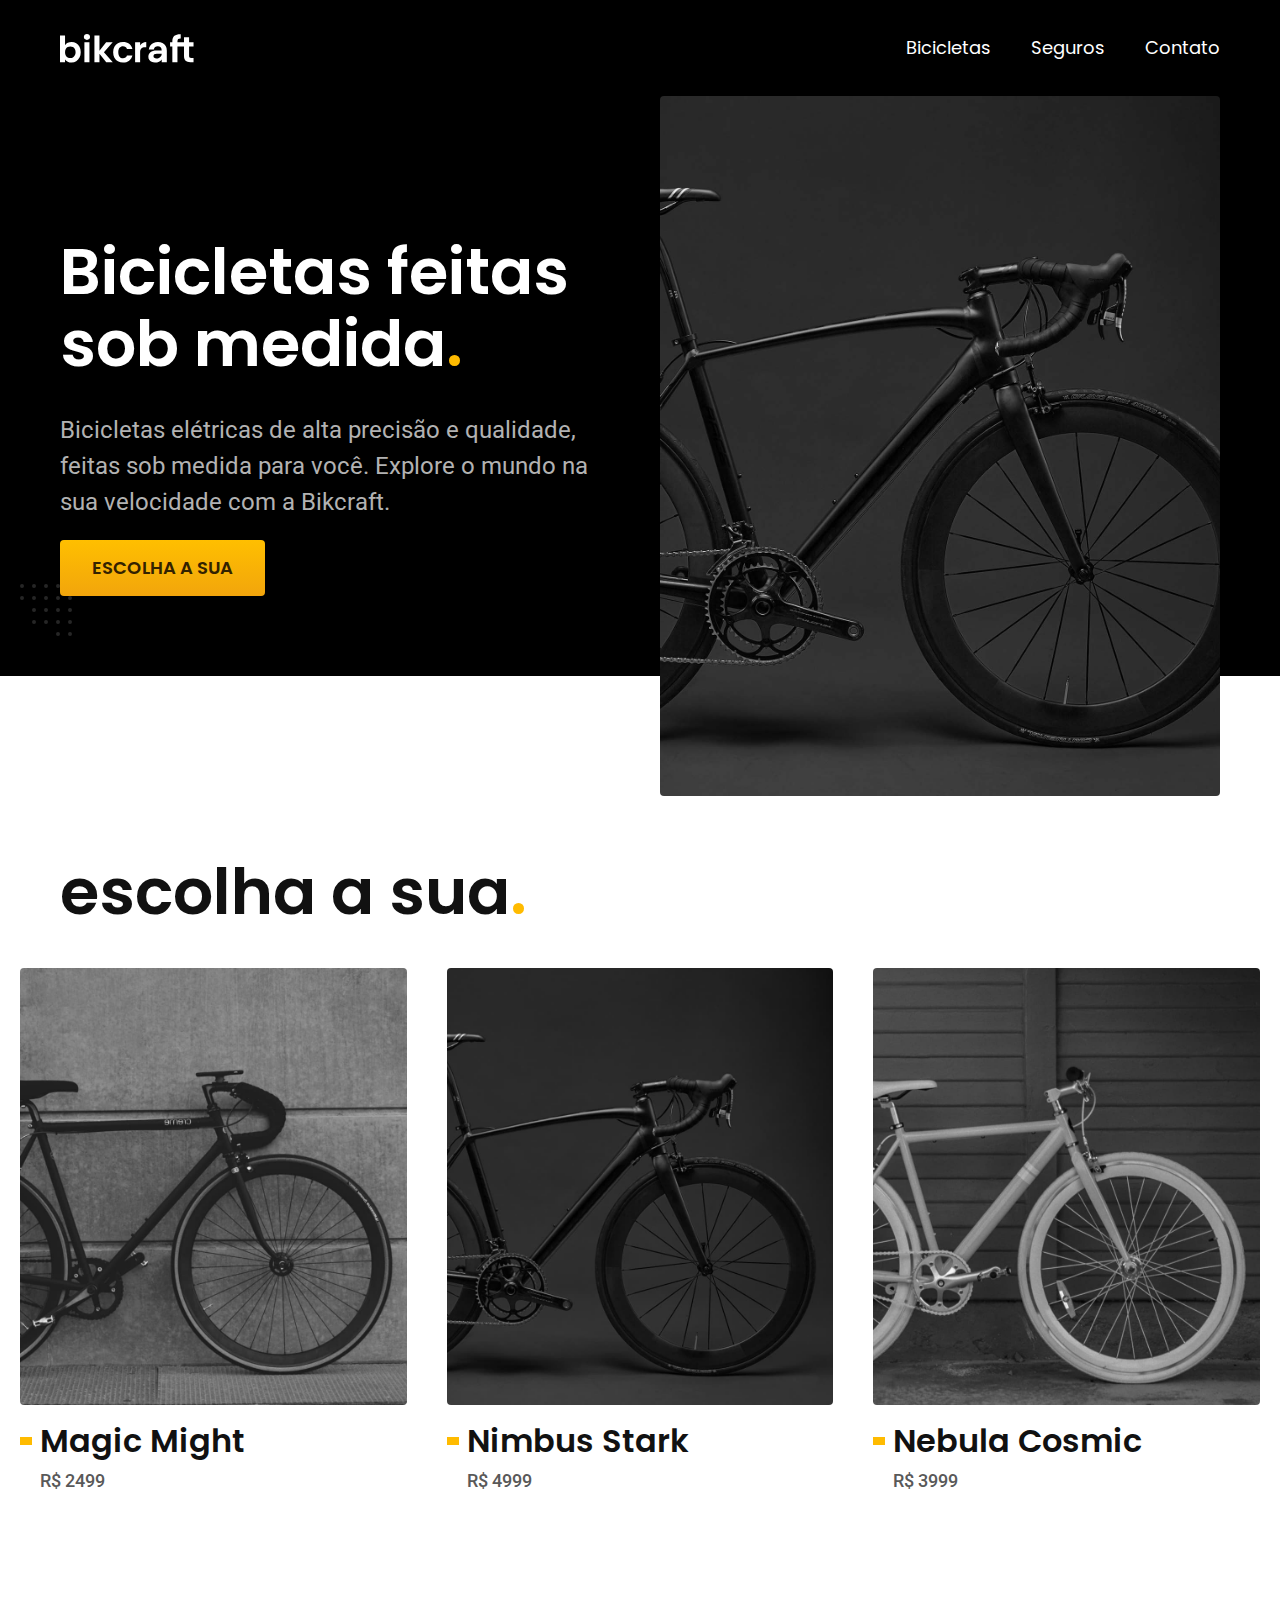
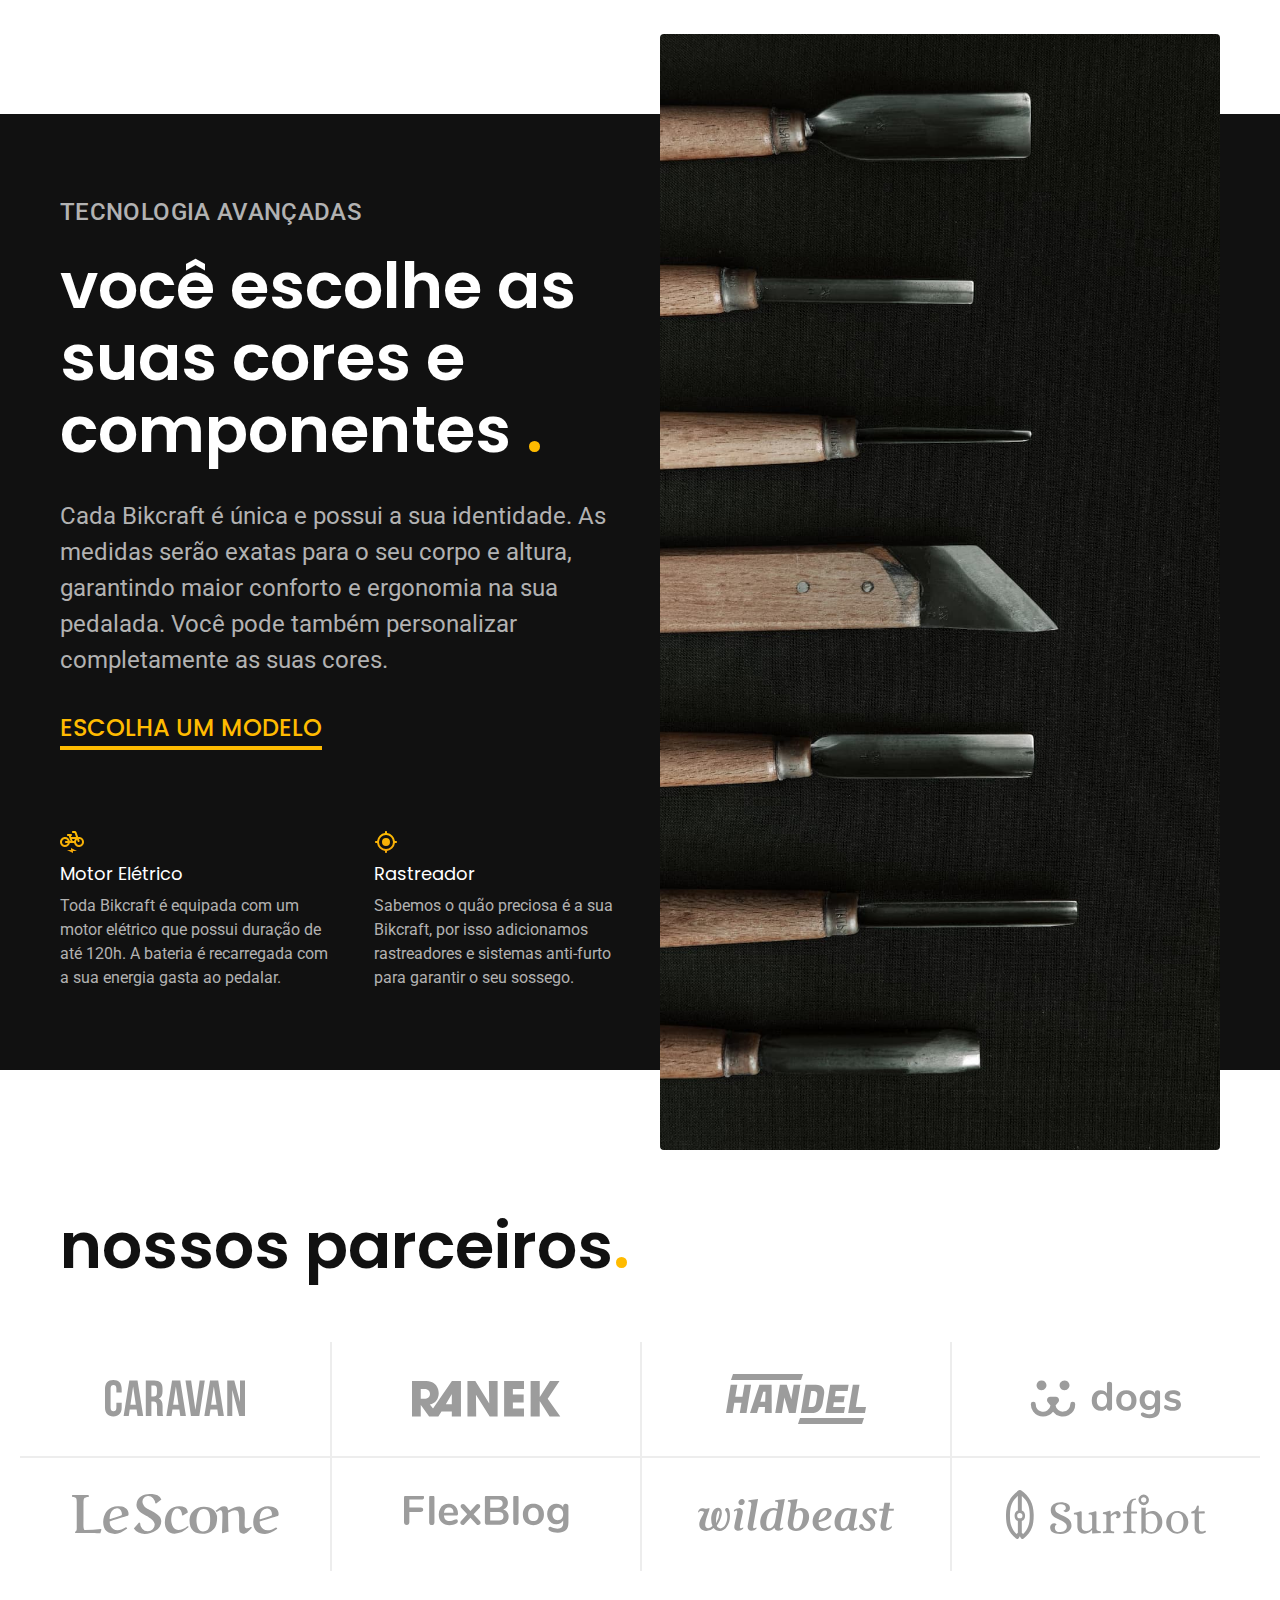
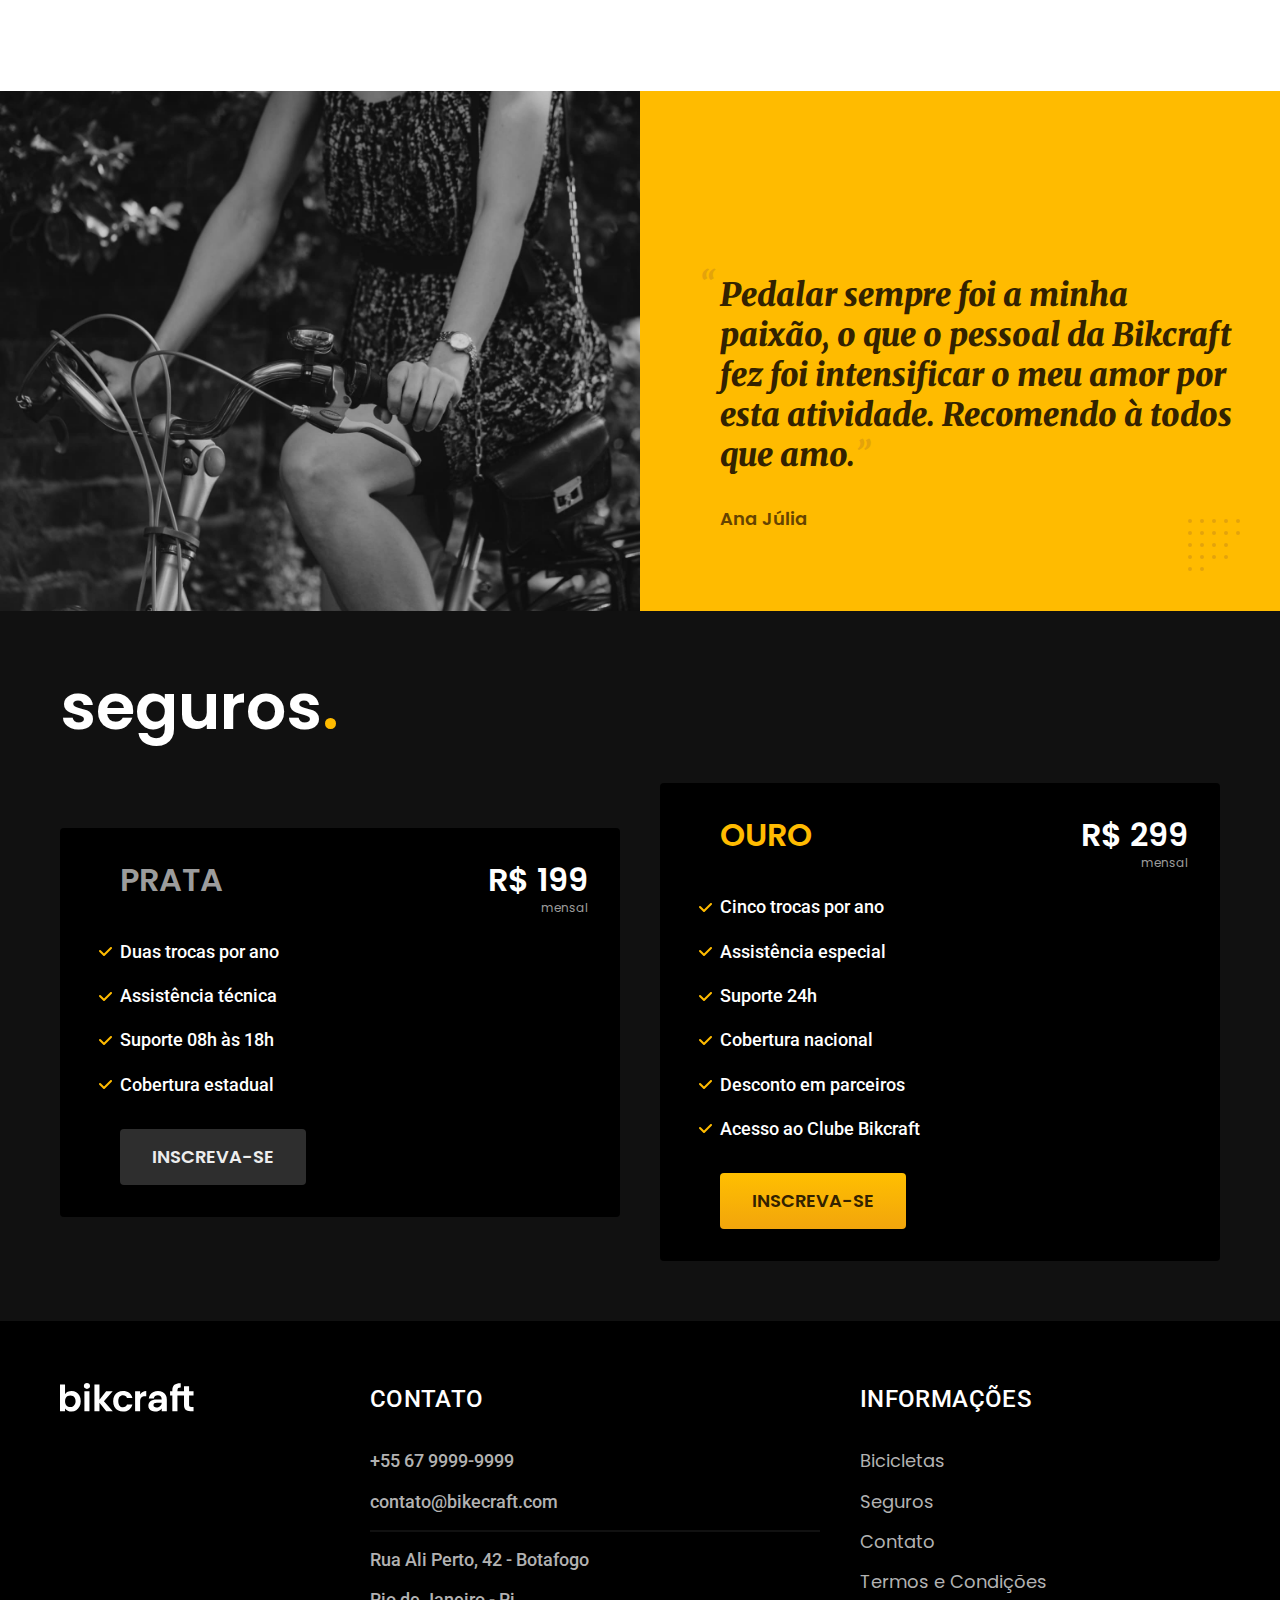
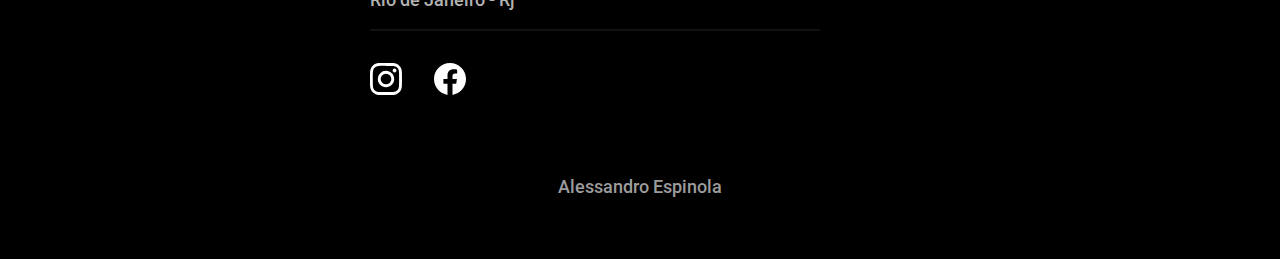
<file: index.html>
<!DOCTYPE html>
<html lang="pt-br">

<head>
  <meta charset="UTF-8">
  <meta name="viewport" content="width=device-width, initial-scale=1.0">

  <title>Bikcraft - Bicicletas Elétricas</title>
  <meta name="description" content="Bicicletas elétricas de alta precisão e qualidade,  feitas sob medida para o cliente. Explore o mundo na sua velocidade com a Bikcraft.">

 
   <link rel="icon" href="./favicon.svg" type="image/svg+xml">
  <link rel="preload" href="./css/style.css" as="style">
  <link rel="stylesheet" href="./css/style.css">



   <script>document.documentElement.classList.add('js');</script>

<link rel="preconnect" href="https://fonts.googleapis.com">
<link rel="preconnect" href="https://fonts.gstatic.com" crossorigin>
<link href="https://fonts.googleapis.com/css2?family=Lato:wght@300;400;700&family=Merriweather:wght@900&family=Poppins:wght@400;600&family=Roboto:wght@400;500&family=Sora:wght@300;400;500;600&display=swap" rel="stylesheet">

</head>

<body>
  <header class="header-bg">
    <div class="header container">
      <a href="./">
        <img src="./img/bikcraft.svg" width="136" height="32" alt="Bikcraft">
      </a>

      <nav aria-label="primaria">
        <ul class="header-menu font-1-m cor-0">
          <li><a href="./bicicletas.html">Bicicletas</a></li>
          <li><a href="./seguros.html">Seguros</a></li>
          <li><a href="./contato.html">Contato</a></li>
        </ul>
      </nav>
    </div>
  </header>

  <main class="introducao-bg">
    <div class="introducao container">
      <div class="introducao-conteudo">
        <h1 class="font-1-xxl cor-0 fadeInDown" data-anime="200">Bicicletas feitas sob medida<span class="cor-p1">.</span></h1>
        <p class="font-2-l cor-5 fadeInDown" data-anime="400">Bicicletas elétricas de alta precisão e qualidade, feitas sob medida para você. Explore o mundo na sua velocidade com a Bikcraft.</p>

        <a class="botao fadeInDown" data-anime="600" href="./bicicletas.html">Escolha a sua</a>

      </div>

      <picture data-anime="800" class="fadeInDown">
        <source media="(max-width: 800px)" srcset="./img/bicicletas/nimbus.jpg">
        <img src="./img/fotos/introducao.jpg" width="1280" height="1600" alt="Bicicleta elétrica preta.">
      </picture>

    </div>
</main>

      <article class="bicicletas-lista"> <!-- Incio artigo valor de bicicleta-->

        <h2 class=" container font-1-xxl">escolha a sua<span class="cor-p1">.</span></h2>
  
       <ul>
          
        <li>

          <a href="./bicicletas/magic.html">
          
          <img src="./img/bicicletas/magic-home.jpg" width="920" height="1040" alt="Bicicleta preta">
          
          <h3 class="font-1-xl">Magic Might</h3>
          
          <span class="font-2-m cor-8">R$ 2499</span>
          
          </a>
          
          </li>
          
          
          
          <li>
          
          <a href="./bicicletas/nimbus.html">
          
          <img src="./img/bicicletas/nimbus-home.jpg" width="920" height="1040" alt="Bicicleta preta">
          
          <h3 class="font-1-xl">Nimbus Stark</h3>
          
          <span class="font-2-m cor-8">R$ 4999</span>
          
          </a>
          
          </li>
          
          
          
          <li>
          
          <a href="./bicicletas/nebula.html">
          
          <img src="./img/bicicletas/nebula-home.jpg" width="920" height="1040" alt="Bicicleta preta">
          
          <h3 class="font-1-xl">Nebula Cosmic</h3>
          
          <span class="font-2-m cor-8">R$ 3999</span>
          
          </a>
          
          </li>
          
       </ul>

      </article> <!-- fim artigo valor de bicicleta -->

      <article class="tecnologia-bg">
        <div class="tecnologia container">
          <div class="tecnologia-conteudo">
            <span class="font-2-l-b cor-5">Tecnologia Avançadas</span>

            <h2 class="font-1-xxl cor-0">você escolhe as suas cores e componentes <span class="cor-p1">.</span></h2>

            <p class="font-2-l cor-5">Cada Bikcraft é única e possui a sua identidade. As medidas serão exatas para o seu corpo e altura, garantindo maior conforto e ergonomia na sua pedalada. Você pode também personalizar completamente as suas cores.</p>

            <a class=" link" href="./bicicletas.html">Escolha um modelo</a>

              <div class="tecnologia-vantagens">

            <div>

              <img src="img/icones/eletrica.svg" width="24" height="24" alt="">

              <h3 class="font-1-m cor-0">Motor Elétrico</h3>

              <p class="font-2-s cor-5">Toda Bikcraft é equipada com um motor elétrico que possui duração de até 120h. A bateria é recarregada com a sua energia gasta ao pedalar.</p>
            </div>

            <div>
              <img src="img/icones/rastreador.svg" width="24" height="24" alt="">

              <h3 class="font-1-m cor-0">Rastreador</h3>

              <p class="font-2-s cor-5">Sabemos o quão preciosa é a sua Bikcraft, por isso adicionamos rastreadores e sistemas anti-furto para garantir o seu sossego.</p>
            </div>
        </div>
        </div>

            <div class="tecnologia-imagem">
              <img src="img/fotos/tecnologia.jpg" width="1200" height="1920" alt="">

            </div>

          </div>
        </article>

        <section class="parceiros" aria-label="Nossos Parceiros">
          
            <h2 class=" container font-1-xxl">nossos parceiros<span class="cor-p1">.</span></h2>

            <ul>
              <li> <img src="img/parceiros/caravan.svg" width="140" height="38" alt="caravan"></li>
              <li> <img src="img/parceiros/ranek.svg" width="149" height="36" alt="ranek"></li>
              <li> <img src="img/parceiros/handel.svg" width="140" height="50" alt="handel"></li>
              <li> <img src="img/parceiros/dogs.svg" width="152" height="39" alt="dogs"></li>
              <li> <img src="img/parceiros/lescone.svg" width="208" height="41" alt="lescone"></li>
              <li> <img src="img/parceiros/flexblog.svg" width="165" height="38" alt="flexblog"></li>
              <li> <img src="img/parceiros/wildbeast.svg" width="196" height="34" alt="wildbeast"></li>
              <li> <img src="img/parceiros/surfbot.svg" width="200" height="49" alt="surfbolt"></li>

            
            </ul>
        
        </section>

        <section class="depoimento" aria-label="Depoimento">
          <div>
            <img src="img/fotos/depoimento.jpg" width="1560" height="1360" alt="Pessoa pedalando uma bicicleta Bikcraft">
          </div>

          <div class="depoimento-conteudo">

            <blockquote class="font-1-xl cor-p5">
              <p>
                Pedalar sempre foi a minha paixão, o que o pessoal da Bikcraft fez foi intensificar o meu amor por esta atividade. Recomendo à todos que amo.
              </p>
            </blockquote>
            <span class="font-1-m-b cor-p4">Ana Júlia</span>

          </div>
        </section>

        <article class="seguros-bg">
          <div class="seguros container">
            <h2 class="font-1-xxl cor-0">seguros<span class="cor-p1">.</span></h2>

            <div class="seguros-item">
              <h3 class="font-1-xl cor-6">PRATA</h3>
              <span class="font-1-xl cor-0"> R$ 199  <span class="font-1-xs cor-6">mensal</span>
            </span>

            <ul class="font-2-m cor-0">
              <li>Duas trocas por ano</li> 
              <li>Assistência técnica</li>
              <li>Suporte 08h às 18h</li>
              <li>Cobertura estadual</li>

            </ul>

            <a class="botao secundario" href="./orcamento.html">Inscreva-se</a>

            </div>

            <div class="seguros-item">
              <h3 class="font-1-xl cor-p1">OURO</h3>
              <span class="font-1-xl cor-0"> R$ 299  <span class="font-1-xs cor-6">mensal</span>
            </span>

            <ul class="font-2-m cor-0">
              <li>Cinco trocas por ano</li> 
              <li>Assistência especial</li>
              <li>Suporte 24h</li>
              <li>Cobertura nacional</li>
              <li>Desconto em parceiros</li>
              <li>Acesso ao Clube Bikcraft</li>

            </ul>

            <a class="botao" href="./orcamento.html">Inscreva-se</a>

            </div>

          </div>

        </article>

        <footer class="footer-bg">

          <div class="footer container">
                <img src="img/bikcraft.svg" width="136" height="32" alt="Bikcraft">
                <div class="footer-contato">

                  <h3 class="font-2-l-b cor-0">Contato</h3>

                  <ul class=" font-2-m cor-5">

                    <li><a href="tel:+5599999999">+55 67 9999-9999</a></li>
                    <li><a href="tel:mailto">contato@bikecraft.com</a></li>
                    <li>Rua Ali Perto, 42 - Botafogo</li>
                    <li>Rio de Janeiro - Rj</li>
                  </ul>

                  <div class="footer-redes">

                      <a  href="https://www.instagram.com/programadorfullstackpower/" target="_blank">
                        <img src="img/redes/instagram.svg" width="32" height="32" alt="Instagran">
                      </a>

                      <a  href="https://www.facebook.com/alessandro.dasilvaespinola/" target="_blank">
                        <img src="img/redes/facebook.svg" width="32" height="32" alt="Facebook">
                      </a>

        
                </div>

                </div>

                <div class="footer-informacoes">
                  <h3 class="font-2-l-b cor-0">Informações</h3>

                  <nav>
                      <ul class="font-1-m cor-5">
                        <li><a href="./bicicletas.html">Bicicletas</a></li>
                        <li><a href="./seguros.html">Seguros</a></li>
                        <li><a href="./contato.html">Contato</a></li>
                        <li><a href="./termos.html">Termos e Condições</a></li>

                      </ul>


                  </nav>

                </div>

                <p class="footer-copy font-2-m cor-6"><a href="https://www.linkedin.com/in/alessandro-espinola-730a83119/" target="_blank" >Alessandro Espinola</a></p>
          </div>

        </footer>

        <script src="./js/plugins/simple-anime.js"></script>
        <script src="./js/script.js"></script>

        

</body>

</html>
</file>
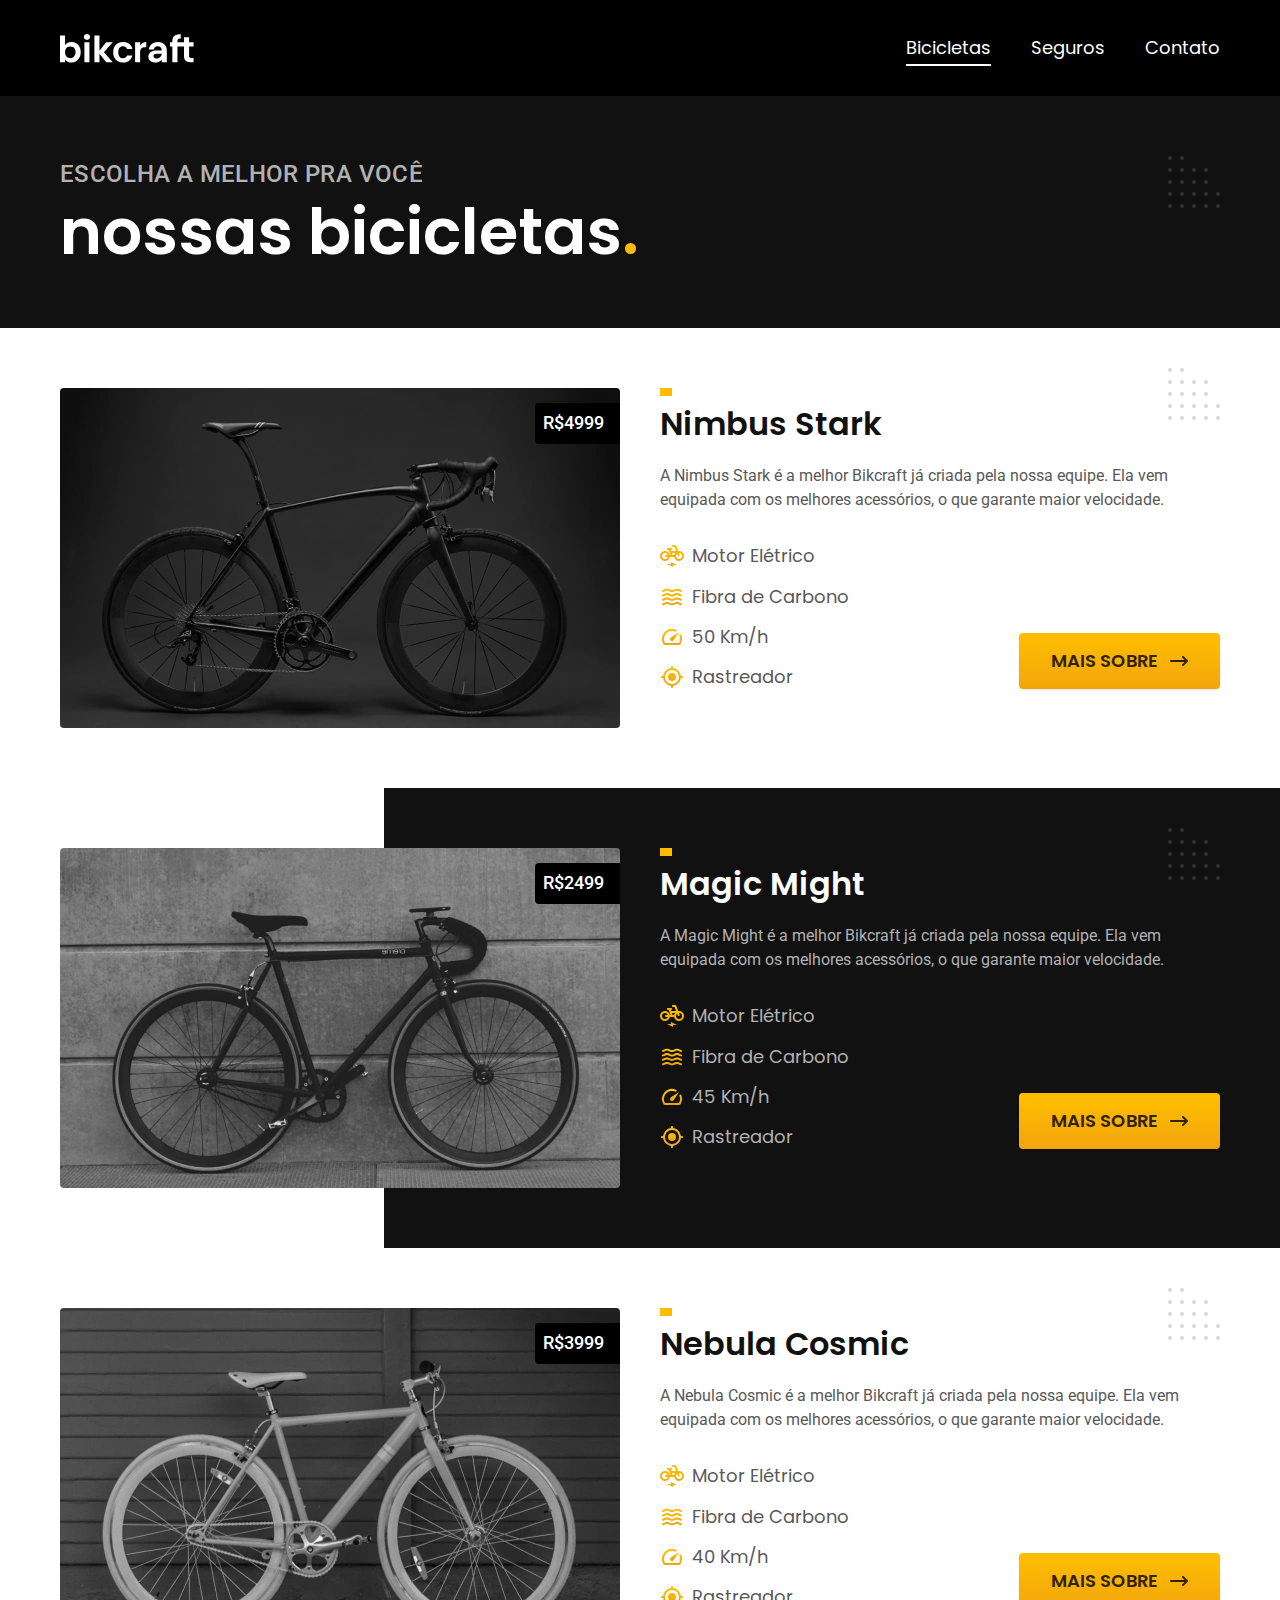
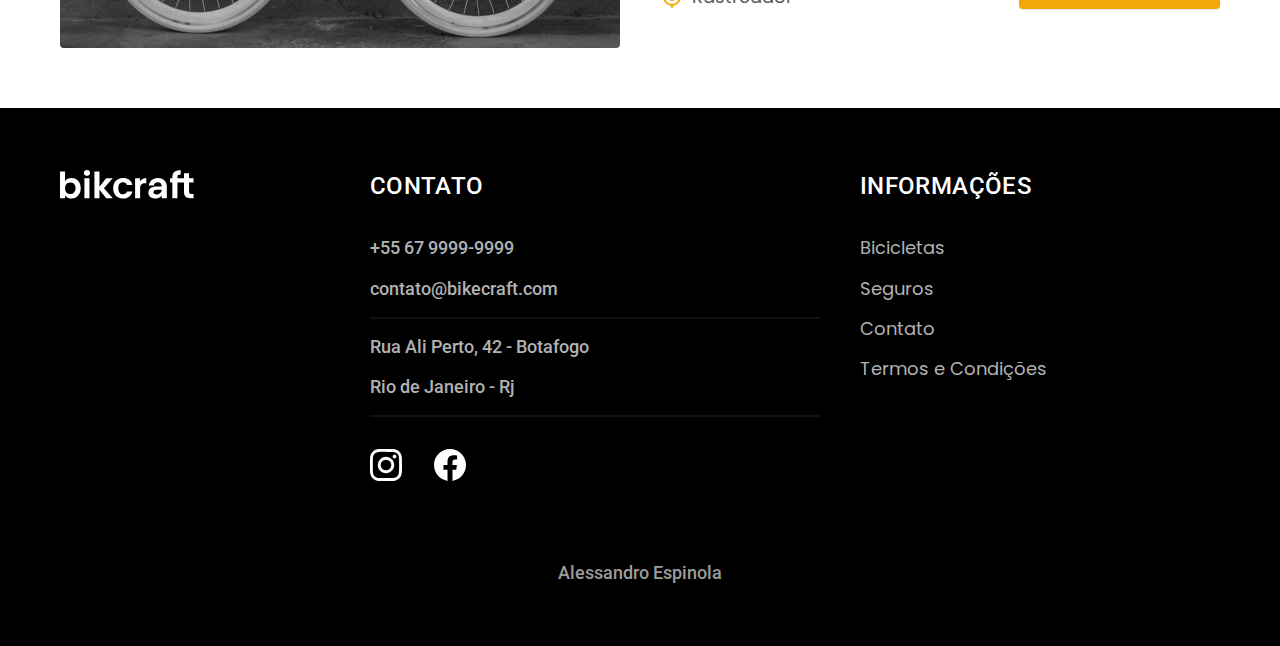
<file: bicicletas.html>
<!DOCTYPE html>
<html lang="pt-br">

<head>
  <meta charset="UTF-8">
  <meta name="viewport" content="width=device-width, initial-scale=1.0">

  <title> Bicicletas | Bikcraft</title>
  <meta name="description" content="Termos e Condições.">

   <link rel="icon" href="./favicon.svg" type="image/svg+xml">
  <link rel="preload" href="./css/style.css" as="style">
</head>

  <link rel="stylesheet" href="./css/style.css">

  <link rel="preconnect" href="https://fonts.googleapis.com">
<link rel="preconnect" href="https://fonts.gstatic.com" crossorigin>
<link href="https://fonts.googleapis.com/css2?family=Lato:wght@300;400;700&family=Merriweather:wght@900&family=Poppins:wght@400;600&family=Roboto:wght@400;500&display=swap" rel="stylesheet">

  <link rel="preconnect" href="https://fonts.googleapis.com">
<link rel="preconnect" href="https://fonts.gstatic.com" crossorigin>
<link href="https://fonts.googleapis.com/css2?family=Poppins:wght@400;600&family=Roboto:wght@400;500&display=swap" rel="stylesheet">

  <script>
    document.documentElement.classList.add('js');</script>

</head>

<body id="bicicletas">

  <header class="header-bg">

    <div class="header container">
      <a href="./">
        <img src="./img/bikcraft.svg" alt="Bikcraft">
      </a>

      <nav aria-label="primaria">
        <ul class="header-menu font-1-m cor-0">
          <li><a href="./bicicletas.html">Bicicletas</a></li>
          <li><a href="./seguros.html">Seguros</a></li>
          <li><a href="./contato.html">Contato</a></li>
        </ul>
      </nav>
    </div>

  </header>

  <main>

    <div class="titulo-bg">

        <div class="titulo container"> 
            <p class="font-2-l-b cor-5">Escolha a melhor pra você</p>
            <h1 class="font-1-xxl cor-0">nossas bicicletas<span 
                class="cor-p1">.</span></h1>

        </div>
   </div>



<div>

<div class="bicicletas container">

    <div class="bicicletas-imagem">
        <img src="img/bicicletas/nimbus.jpg" alt="Bicicleta preta">
        <span class="font-2-m cor-0">R$4999</span>
    </div>

    <div class="bicicletas-conteudo">

        <h2 class="font-1-xl ">Nimbus Stark</h2>
        <p class="font-2-s cor-8">A Nimbus Stark é a melhor Bikcraft já criada pela nossa equipe. Ela vem equipada com os melhores acessórios, o que garante maior velocidade.</p>

        <ul class="font-1-m cor-8">
            <li>
                <img src="img/icones/eletrica.svg" alt="">
                Motor Elétrico
            </li>

            <li>
                <img src="img/icones/carbono.svg" alt="">
               Fibra de Carbono
            </li>

            <li>
                <img src="img/icones/velocidade.svg" alt="">
                50 Km/h
            </li>

            <li>
                <img src="img/icones/rastreador.svg" alt="">
                Rastreador
            </li>
        </ul>

        <a class="botao seta" href="./bicicletas/nimbus.html">Mais Sobre</a>
    </div>

</div>



<div class="bicicletas-bg">

<div class="bicicletas container">

    <div class="bicicletas-imagem">
        <img src="img/bicicletas/magic.jpg" alt="Bicicleta preta">
        <span class="font-2-m cor-0">R$2499</span>
    </div>

    <div class="bicicletas-conteudo">

        <h2 class="font-1-xl cor-0">Magic Might</h2>
        <p class="font-2-s cor-5">A Magic Might é a melhor Bikcraft já criada pela nossa equipe. Ela vem equipada com os melhores acessórios, o que garante maior velocidade.</p>

        <ul class="font-1-m cor-5">
            <li>
                <img src="img/icones/eletrica.svg" alt="">
                Motor Elétrico
            </li>

            <li>
                <img src="img/icones/carbono.svg" alt="">
               Fibra de Carbono
            </li>

            <li>
                <img src="img/icones/velocidade.svg" alt="">
                45 Km/h
            </li>

            <li>
                <img src="img/icones/rastreador.svg" alt="">
                Rastreador
            </li>
        </ul>

        <a class="botao seta" href="./bicicletas/magic.html">Mais Sobre</a>
    </div>

</div>

</div>

<div>



    <div class="bicicletas container">

        <div class="bicicletas-imagem">
            <img src="img/bicicletas/nebula.jpg" alt="Bicicleta preta">
            <span class="font-2-m cor-0">R$3999</span>
        </div>

        <div class="bicicletas-conteudo">

            <h2 class="font-1-xl">Nebula Cosmic</h2>
            <p class="font-2-s cor-8">A Nebula Cosmic é a melhor Bikcraft já criada pela nossa equipe. Ela vem equipada com os melhores acessórios, o que garante maior velocidade.</p>

            <ul class="font-1-m cor-8">
                <li>
                    <img src="img/icones/eletrica.svg" alt="">
                    Motor Elétrico
                </li>

                <li>
                    <img src="img/icones/carbono.svg" alt="">
                   Fibra de Carbono
                </li>

                <li>
                    <img src="img/icones/velocidade.svg" alt="">
                    40 Km/h
                </li>

                <li>
                    <img src="img/icones/rastreador.svg" alt="">
                    Rastreador
                </li>
            </ul>

            <a class="botao seta" href="./bicicletas/nebula.html">Mais Sobre</a>
        </div>

    </div>

  </main>




  <footer class="footer-bg">

    <div class="footer container">
          <img src="img/bikcraft.svg" alt="Bikcraft">
          <div class="footer-contato">

            <h3 class="font-2-l-b cor-0">Contato</h3>

            <ul class=" font-2-m cor-5">

              <li><a href="tel:+5599999999">+55 67 9999-9999</a></li>
              <li><a href="tel:mailto">contato@bikecraft.com</a></li>
              <li>Rua Ali Perto, 42 - Botafogo</li>
              <li>Rio de Janeiro - Rj</li>
            </ul>

            <div class="footer-redes">

                <a  href="https://www.instagram.com/programadorfullstackpower/" target="_blank">
                  <img src="img/redes/instagram.svg" alt="Instagran">
                </a>

                <a  href="https://www.facebook.com/alessandro.dasilvaespinola/" target="_blank">
                  <img src="img/redes/facebook.svg" alt="Facebook">
                </a>

  
          </div>

          </div>

          <div class="footer-informacoes">
            <h3 class="font-2-l-b cor-0">Informações</h3>

            <nav>
                <ul class="font-1-m cor-5">
                  <li><a href="./bicicletas.html">Bicicletas</a></li>
                  <li><a href="./seguros.html">Seguros</a></li>
                  <li><a href="./contato.html">Contato</a></li>
                  <li><a href="./termos.html"></a>Termos e Condições</li>

                </ul>


            </nav>

          </div>

          <p class="footer-copy font-2-m cor-6"><a href="https://www.linkedin.com/in/alessandro-espinola-730a83119/" target="_blank" >Alessandro Espinola</a></p>
    </div>

  </footer>

        <script src="./js/script.js"></script>

</body>

</html>
</file>
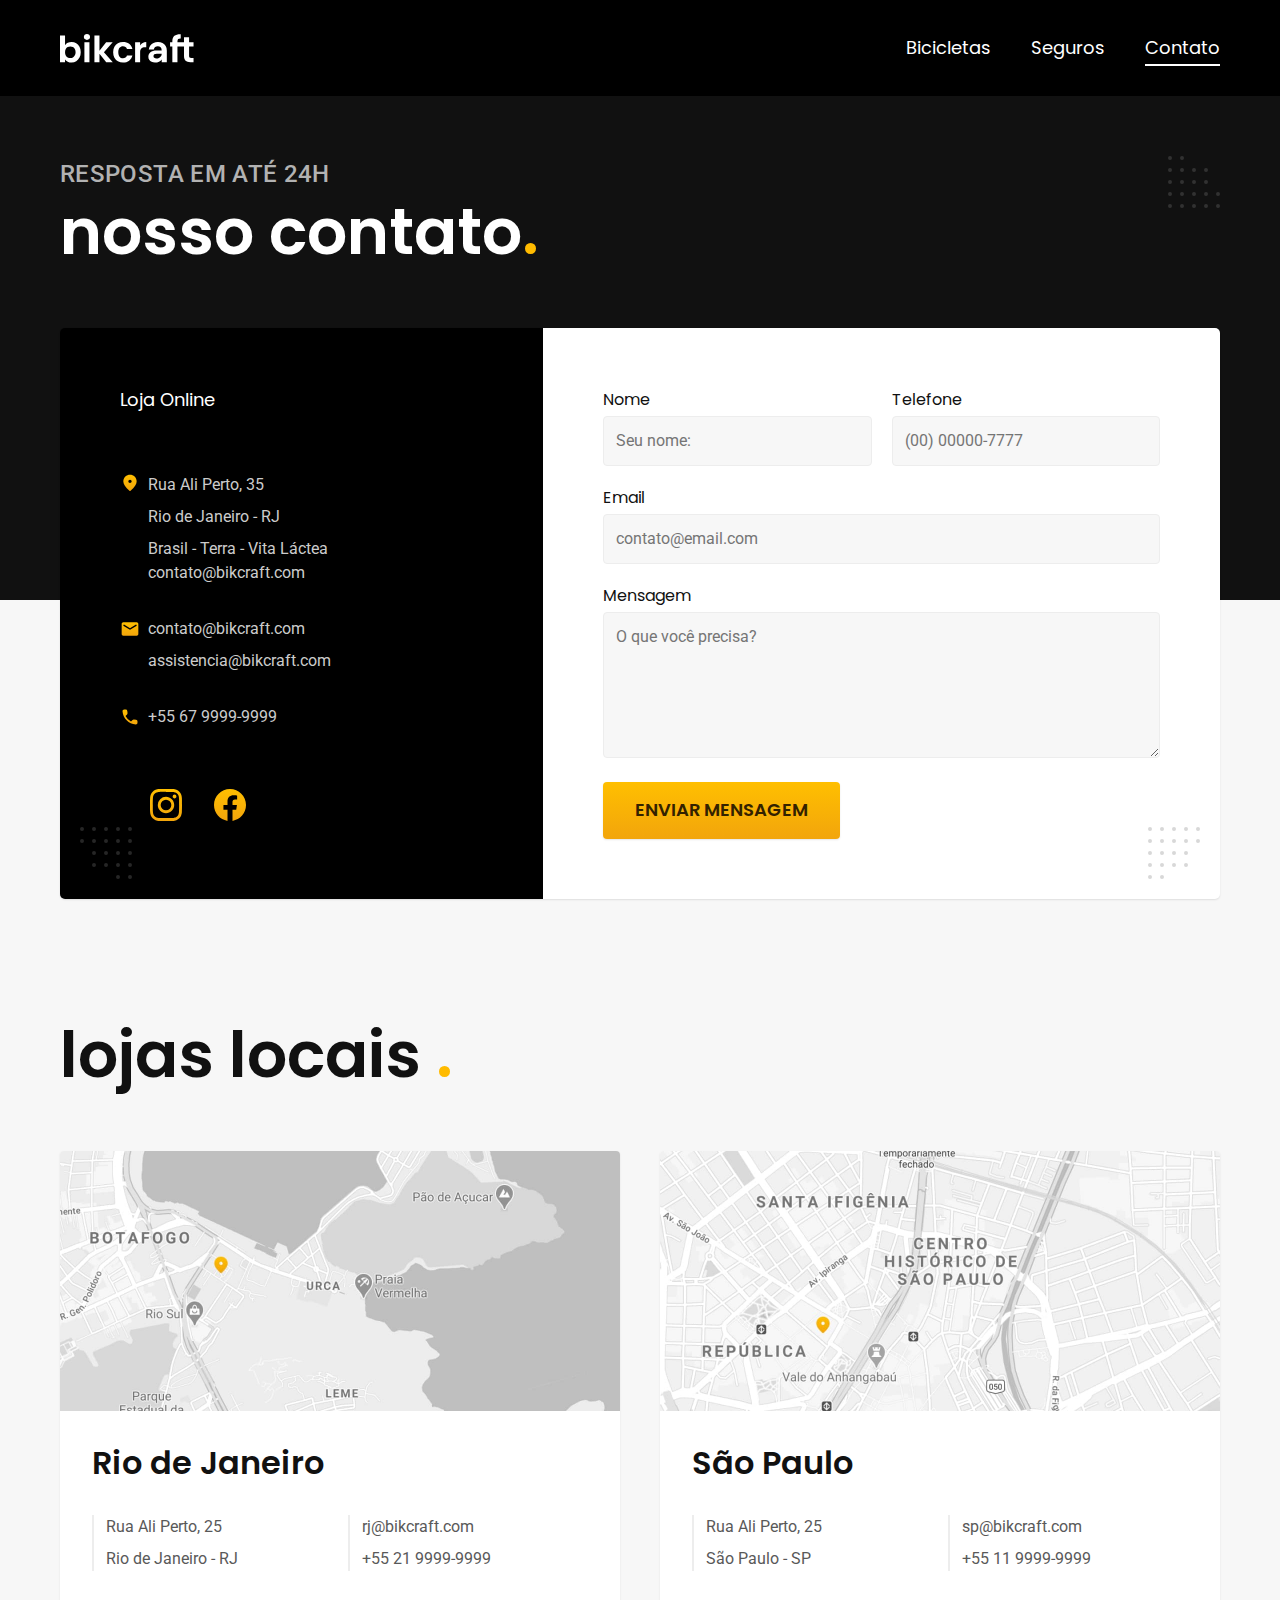
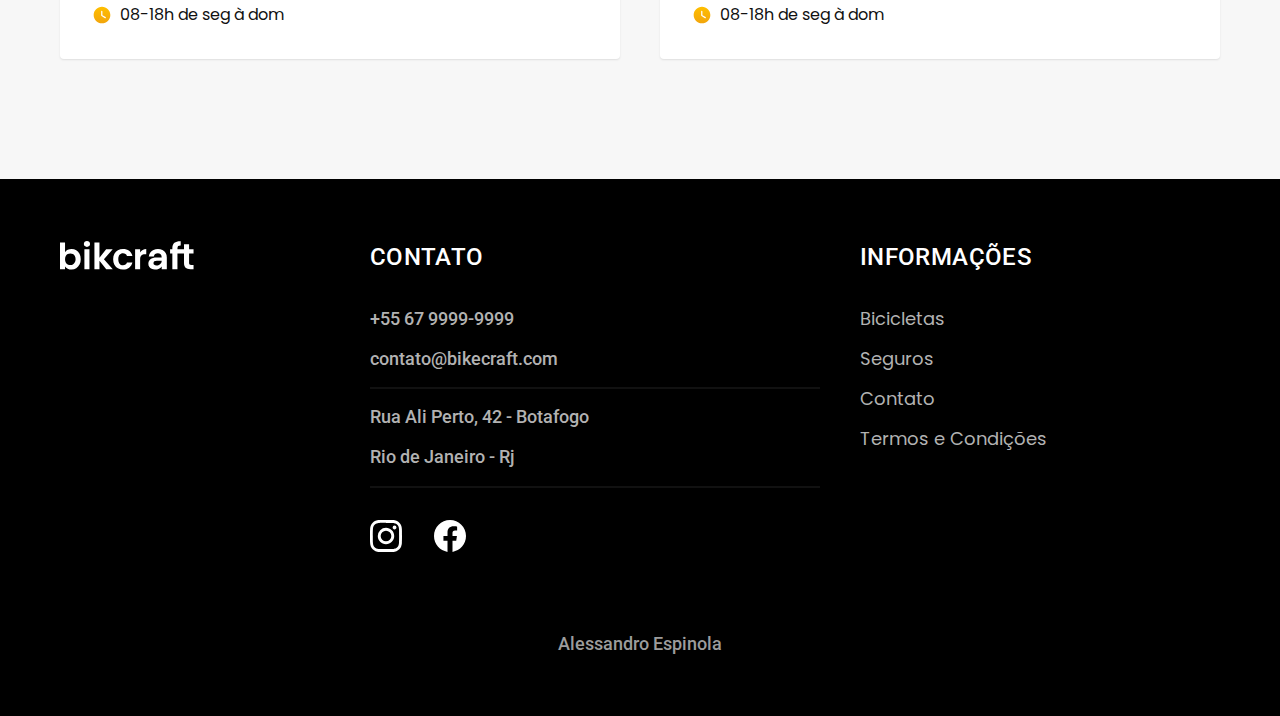
<file: contato.html>
<!DOCTYPE html>
<html lang="pt-br">

<head>
  <meta charset="UTF-8">
  <meta name="viewport" content="width=device-width, initial-scale=1.0">

  <title>Contato| Bikcraft</title>
  <meta name="description" content="Termos e Condições.">

   <link rel="icon" href="./favicon.svg" type="image/svg+xml">
  <link rel="preload" href="./css/style.css" as="style">
</head>

  <link rel="stylesheet" href="./css/style.css">

  <link rel="preconnect" href="https://fonts.googleapis.com">
<link rel="preconnect" href="https://fonts.gstatic.com" crossorigin>
<link href="https://fonts.googleapis.com/css2?family=Lato:wght@300;400;700&family=Merriweather:wght@900&family=Poppins:wght@400;600&family=Roboto:wght@400;500&display=swap" rel="stylesheet">

  <link rel="preconnect" href="https://fonts.googleapis.com">
<link rel="preconnect" href="https://fonts.gstatic.com" crossorigin>
<link href="https://fonts.googleapis.com/css2?family=Poppins:wght@400;600&family=Roboto:wght@400;500&display=swap" rel="stylesheet">

  <script>
    document.documentElement.classList.add('js');</script>

</head>

<body id="contato">
  <header class="header-bg">
    <div class="header container">
      <a href="./">
        <img src="./img/bikcraft.svg" alt="Bikcraft">
      </a>

      <nav aria-label="primaria">
        <ul class="header-menu font-1-m cor-0">
          <li><a href="./bicicletas.html">Bicicletas</a></li>
          <li><a href="./seguros.html">Seguros</a></li>
          <li><a href="./contato.html">Contato</a></li>
        </ul>
      </nav>
    </div>
  </header>

  <main>
    <div class="titulo-bg">

        <div class="titulo container"> 
            <p class="font-2-l-b cor-5">Resposta em até 24h</p>
            <h1 class="font-1-xxl cor-0">nosso contato<span class="cor-p1">.</span></h1>

        </div>
    </div>

   <div class="contato container">

    <section class="contato-dados" aria-label="endereço">
      <h2 class="font-1-m cor-0">Loja Online</h2>
      <div class="contato-endereco font-2-s cor-4">
        <p>
          <p>Rua Ali Perto, 35</p>

          <p>Rio de Janeiro - RJ</p>
          
          Brasil - Terra - Vita Láctea
          
          <p>contato@bikcraft.com</p></p>
      </div>

      <address class="contato-meios font-2-s cor-4">
        <a href="mailto:contato@bikecraft.com">contato@bikcraft.com</a>
        <a href="mailto:assistencia@bikecraft.com">assistencia@bikcraft.com</a>
        <a href="tel:+5599999999">+55 67 9999-9999</a>
      </address>

      <div class="contato-redes">

        <a  href="https://www.instagram.com/programadorfullstackpower/" target="_blank">
          <img src="img/redes/instagram-p.svg" alt="Instagran">
        </a>

        <a  href="https://www.facebook.com/alessandro.dasilvaespinola/" target="_blank">
          <img src="img/redes/facebook-p.svg" alt="Facebook">
        </a>

      </div>
     
    </section>

      <section class="contato-formulario" aria-label="Formulário">
        <form class="form" action="./contato.html">

          <div>
            <label for="nome">Nome</label>
            <input type="text" name="nome" id="nome" placeholder="Seu nome:">
          </div>

          <div>
            <label for="telefone">Telefone</label>
            <input type="text" name="telefone" id="telefone" placeholder="(00) 00000-7777">
          </div>

          <div class="col-2">
            <label for="email">Email</label>
            <input type="email" name="email" id="email" placeholder="contato@email.com">
          </div>

          <div class="col-2">
            <label for="mensagem">Mensagem</label>
            <textarea rows="5" id="mensagem" name="mensagem"  placeholder="O que você precisa?"></textarea>
          </div>

          <button class="botao col-2">Enviar Mensagem</button>

        </form>


      </section>


   </div>

  </main>

  <article class="lojas container">

    <h2 class="font-1-xxl">lojas locais <span class="cor-p1">.</span></h2>
    <div class="lojas-item">
      <img src="./img/lojas/rj.jpg" alt="Mapa marcando o endereço em Rua Ali Perto,25 - Rio de Janeiro -Rj">

      <div class="lojas-conteudo">

        <h3 class="font-1-xl">Rio de Janeiro</h3>

        <div class="lojas-dados font-2-s cor-8">
          <p>Rua Ali Perto, 25</p>
          <p>Rio de Janeiro - RJ</p>
        </div>
        <div class="lojas-dados font-2-s cor-8">
          <a href="mailto:rj@bikcraft.com">rj@bikcraft.com</a>
          <a href="tel:+552199999-9999">+55 21 9999-9999</a>
        </div>
        <p class="lojas-tempo font-1-s"> <img src="./img/icones/horario.svg" alt=""> 08-18h de seg à dom</p>

      </div>
    </div>


    <div class="lojas-item">
      <img src="./img/lojas/sp.jpg" alt="Mapa marcando o endereço em Rua Ali Perto,25 
      - São Paulo - SP">

      <div class="lojas-conteudo">
        <h3 class="font-1-xl">São Paulo</h3>
        <div class="lojas-dados font-2-s cor-8">
          <p>Rua Ali Perto, 25</p>
          <p>São Paulo - SP</p>
        </div>
        <div class="lojas-dados font-2-s cor-8">
          <a href="mailto:rj@bikcraft.com">sp@bikcraft.com</a>
          <a href="tel:+551199999-9999">+55 11 9999-9999</a>
        </div>
        <p class="lojas-tempo font-1-s"> <img src="./img/icones/horario.svg" alt=""> 08-18h de seg à dom</p>

      </div>
    </div>

  </article>




  <footer class="footer-bg">

    <div class="footer container">
          <img src="img/bikcraft.svg" alt="Bikcraft">
          <div class="footer-contato">

            <h3 class="font-2-l-b cor-0">Contato</h3>

            <ul class=" font-2-m cor-5">

              <li><a href="tel:+5599999999">+55 67 9999-9999</a></li>
              <li><a href="tel:mailto">contato@bikecraft.com</a></li>
              <li>Rua Ali Perto, 42 - Botafogo</li>
              <li>Rio de Janeiro - Rj</li>
            </ul>

            <div class="footer-redes">

                <a  href="https://www.instagram.com/programadorfullstackpower/" target="_blank">
                  <img src="img/redes/instagram.svg" alt="Instagran">
                </a>

                <a  href="https://www.facebook.com/alessandro.dasilvaespinola/" target="_blank">
                  <img src="img/redes/facebook.svg" alt="Facebook">
                </a>

  
          </div>

          </div>

          <div class="footer-informacoes">
            <h3 class="font-2-l-b cor-0">Informações</h3>

            <nav>
                <ul class="font-1-m cor-5">
                  <li><a href="./bicicletas.html">Bicicletas</a></li>
                  <li><a href="./seguros.html">Seguros</a></li>
                  <li><a href="./contato.html">Contato</a></li>
                  <li><a href="./termos.html"></a>Termos e Condições</li>

                </ul>


            </nav>

          </div>

          <p class="footer-copy font-2-m cor-6"><a href="https://www.linkedin.com/in/alessandro-espinola-730a83119/" target="_blank" >Alessandro Espinola</a></p>
    </div>

  </footer>

        <script src="./js/script.js"></script>

</body>

</html>
</file>
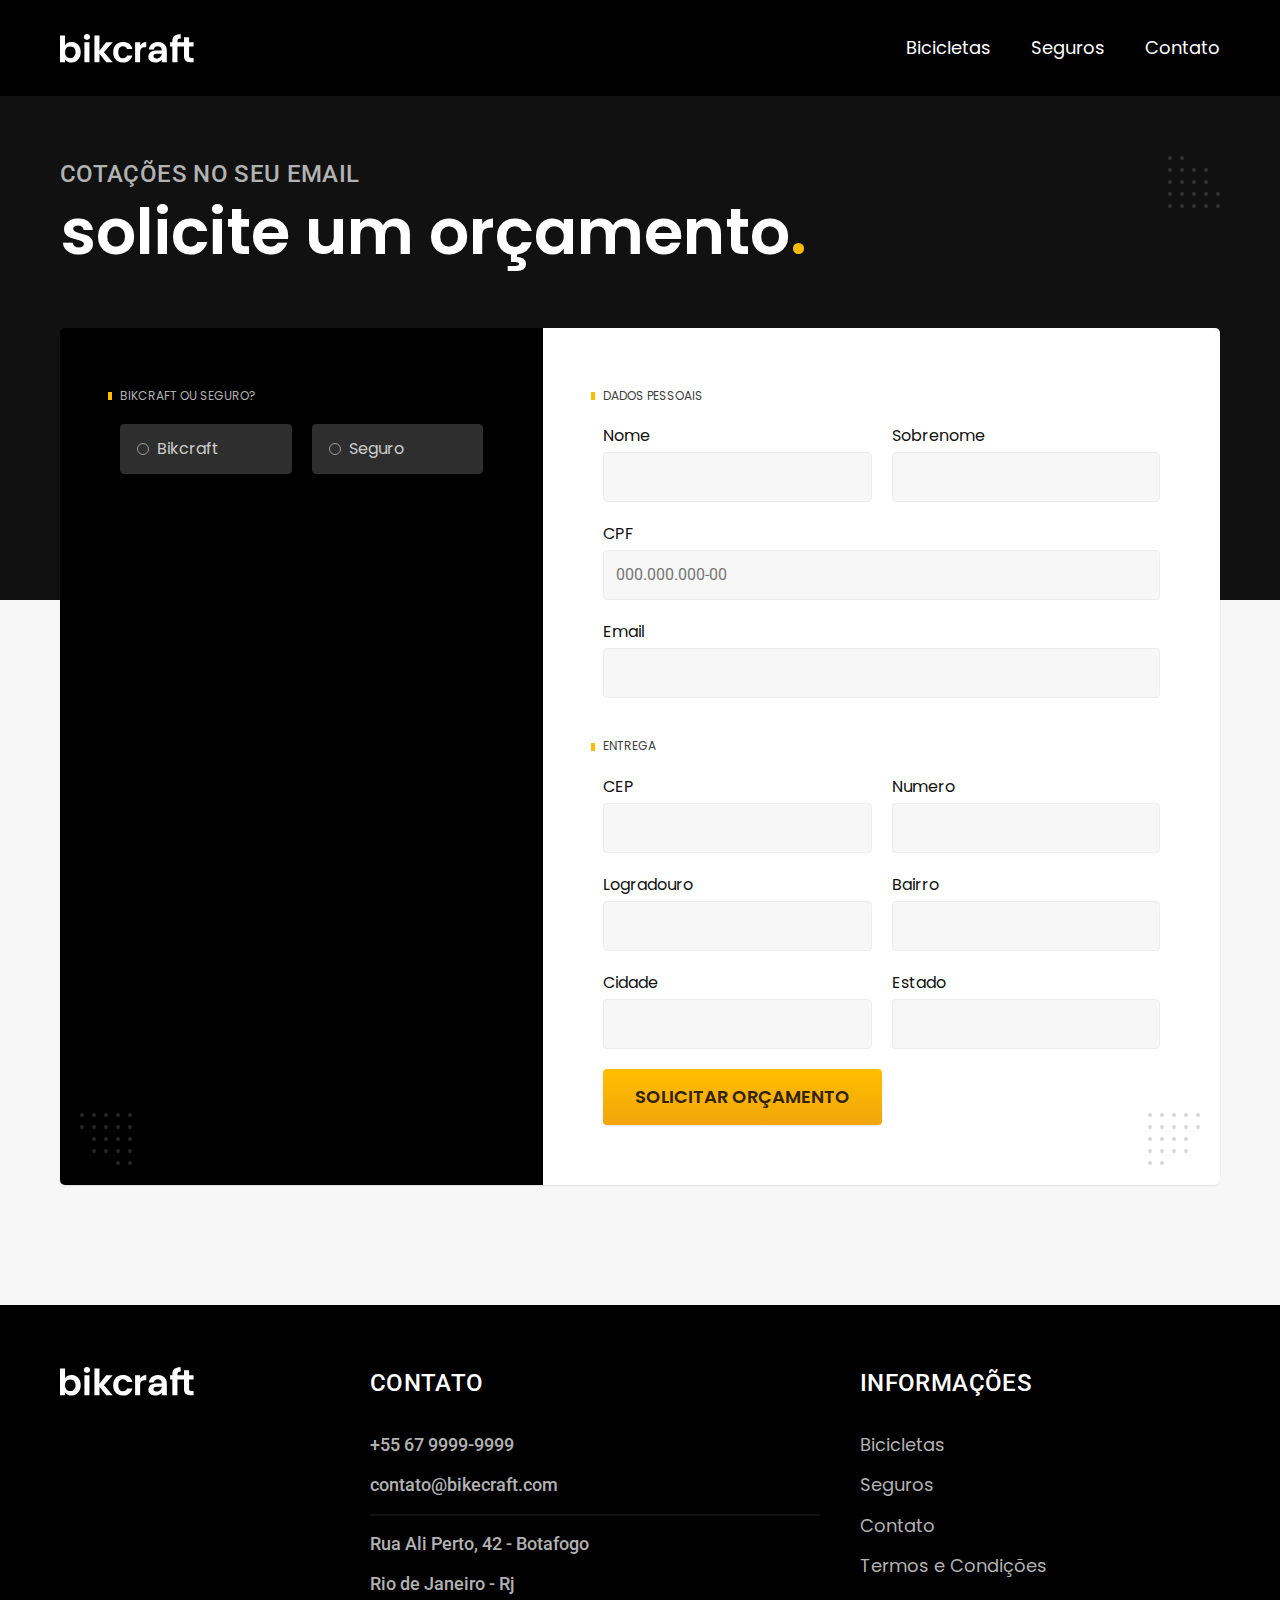
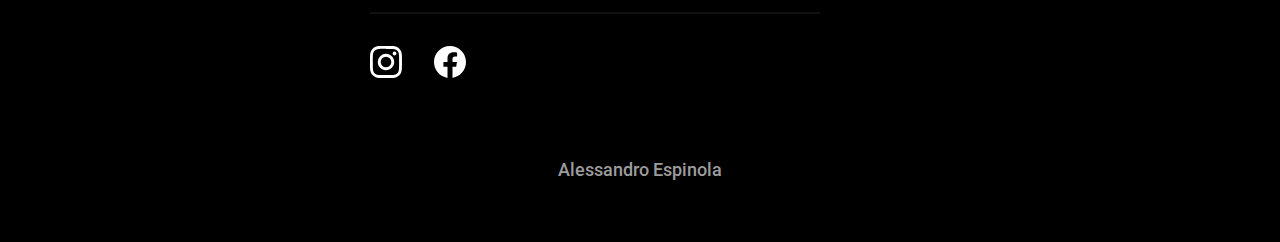
<file: orcamento.html>
<!DOCTYPE html>
<html lang="pt-br">

<head>
  <meta charset="UTF-8">
  <meta name="viewport" content="width=device-width, initial-scale=1.0">

  <title>Orçamento | Bikcraft</title>
  <meta name="description" content="Termos e Condições.">

   <link rel="icon" href="./favicon.svg" type="image/svg+xml">
  <link rel="preload" href="./css/style.css" as="style">
</head>

  <link rel="stylesheet" href="./css/style.css">

  <link rel="preconnect" href="https://fonts.googleapis.com">
<link rel="preconnect" href="https://fonts.gstatic.com" crossorigin>
<link href="https://fonts.googleapis.com/css2?family=Lato:wght@300;400;700&family=Merriweather:wght@900&family=Poppins:wght@400;600&family=Roboto:wght@400;500&display=swap" rel="stylesheet">

  <link rel="preconnect" href="https://fonts.googleapis.com">
<link rel="preconnect" href="https://fonts.gstatic.com" crossorigin>
<link href="https://fonts.googleapis.com/css2?family=Poppins:wght@400;600&family=Roboto:wght@400;500&display=swap" rel="stylesheet">

  <script>
    document.documentElement.classList.add('js');</script>

</head>

<body id="orcamento">
  <header class="header-bg">
    <div class="header container">
      <a href="./">
        <img src="./img/bikcraft.svg" alt="Bikcraft">
      </a>

      <nav aria-label="primaria">
        <ul class="header-menu font-1-m cor-0">
          <li><a href="./bicicletas.html">Bicicletas</a></li>
          <li><a href="./seguros.html">Seguros</a></li>
          <li><a href="./contato.html">Contato</a></li>
        </ul>
      </nav>
    </div>
  </header>

  <main>
    <div class="titulo-bg">

        <div class="titulo container"> 
            <p class="font-2-l-b cor-5">Cotações no seu email</p>
            <h1 class="font-1-xxl cor-0">solicite um orçamento<span class="cor-p1">.</span></h1>

        </div>
    </div>

   <form class="orcamento container" action="./">
   <div class="orcamento-produto">
    <h2 class="font-1-xs cor-5">Bikcraft ou Seguro?</h2>

    <input type="radio" name="tipo" value="bikcraft" id="bikcraft">
    <label for="bikcraft">Bikcraft</label>

    <input type="radio" name="tipo" value="seguro" id="seguro">
    <label for="seguro">Seguro</label>

    <div class="orcamento-conteudo" id="orcamento-bikcraft">
      <h2 class="font-1-xs cor-5">Escolha a sua</h2>

    
      <input type="radio" name="produto" value="nimbus" id="nimbus">
      <label for="nimbus">Nimbus Stark <span>R$ 4999</span></label>

      <div class="orcamento-detalhes">

        <ul class="font-1-xs cor-8">

        <li> <img src="./img/icones/eletrica.svg" alt="">Motor Elétrico</li>
         <li><img src="./img/icones/carbono.svg" alt=" ">Fibra de carbono</li>
         <li><img src="./img/icones/velocidade.svg" alt=" ">50 km</li>
         <li><img src="./img/icones/rastreador.svg" alt=" ">Rastreador</li>

        </ul>
            <img src="./img/bicicletas/nimbus.jpg" alt="">
      </div>

      <input type="radio" name="produto" value="magic" id="magic">
      <label for="magic">Magic Might <span>R$ 2499</span></label>

      <div class="orcamento-detalhes">

        <ul class="font-1-xs cor-8">

        <li> <img src="./img/icones/eletrica.svg" alt="">Motor Elétrico</li>
         <li><img src="./img/icones/carbono.svg" alt=" ">Fibra de carbono</li>
         <li><img src="./img/icones/velocidade.svg" alt=" ">45 km</li>
         <li><img src="./img/icones/rastreador.svg" alt=" ">Rastreador</li>

        </ul>
            <img src="./img/bicicletas/magic.jpg" alt="">
      </div>

      <input type="radio" name="produto" value="nebula" id="nebula">
      <label for="nebula">Nebula Cosmic <span>R$ 3999</span></label>


      <div class="orcamento-detalhes">

        <ul class="font-1-xs cor-8">

        <li> <img src="./img/icones/eletrica.svg" alt="">Motor Elétrico</li>
         <li><img src="./img/icones/carbono.svg" alt=" ">Fibra de carbono</li>
         <li><img src="./img/icones/velocidade.svg" alt=" ">40 km</li>
         <li><img src="./img/icones/rastreador.svg" alt=" ">Rastreador</li>

        </ul>
            <img src="./img/bicicletas/nebula.jpg" alt="Bicicleta branca">
      </div>

    </div>
      

      <div class="orcamento-conteudo" id="orcamento-seguro">
        <h2 class="font-1-xs cor-5">Escolha o plano</h2>

        <input type="radio" name="produto" value="prata" id="prata">
        <label for="prata">Prata <span>R$ 199</span></label>

        <input type="radio" name="produto" value="ouro" id="ouro">
        <label for="ouro">Ouro <span>R$ 299</span></label>

        </div>

   </div>

   </div>

   <div class="orcamento-dados form">

<h2 class="font-1-xs cor-9 col-2">dados pessoais</h2>

    <div>
      <label for="nome">Nome</label>
      <input type="text" id="nome" name="nome">
    </div>

    <div>
      <label for="sobrenome">Sobrenome</label>
      <input type="text" id="sobrenome" name="sobrenome">
    </div>

    <div class="col-2">
      <label for="cpf">CPF</label>
      <input type="text" id="cpf" name="cpf" placeholder="000.000.000-00">
    </div>

    <div class="col-2">
      <label for="email">Email</label>
      <input type="email" id="email" name="email">
    </div>

    <h2 class="font-1-xs cor-9 col-2">entrega</h2>

    <div>
      <label for="cep">CEP</label>
      <input type="text" id="cep" name="cep">
    </div>

    <div>
      <label for="numero">Numero</label>
      <input type="text" id="numero" name="numero">
    </div>

    <div>
      <label for="logradouro">Logradouro</label>
      <input type="text" id="logradouro" name="logradouro">
    </div>

    <div>
      <label for="bairro">Bairro</label>
      <input type="text" id="bairro" name="bairro">
    </div>

    <div>
      <label for="cidade">Cidade</label>
      <input type="text" id="cidade" name="cidade">
    </div>

    <div>
      <label for="estado">Estado</label>
      <input type="text" id="estado" name="estado">
    </div>

    <button class="botao col-2">Solicitar Orçamento</button>

   </div>
  </form>
  </main>




  <footer class="footer-bg">

    <div class="footer container">
          <img src="img/bikcraft.svg" alt="Bikcraft">
          <div class="footer-contato">

            <h3 class="font-2-l-b cor-0">Contato</h3>

            <ul class=" font-2-m cor-5">

              <li><a href="tel:+5599999999">+55 67 9999-9999</a></li>
              <li><a href="tel:mailto">contato@bikecraft.com</a></li>
              <li>Rua Ali Perto, 42 - Botafogo</li>
              <li>Rio de Janeiro - Rj</li>
            </ul>

            <div class="footer-redes">

                <a  href="https://www.instagram.com/programadorfullstackpower/" target="_blank">
                  <img src="img/redes/instagram.svg" alt="Instagran">
                </a>

                <a  href="https://www.facebook.com/alessandro.dasilvaespinola/" target="_blank">
                  <img src="img/redes/facebook.svg" alt="Facebook">
                </a>

  
          </div>

          </div>

          <div class="footer-informacoes">
            <h3 class="font-2-l-b cor-0">Informações</h3>

            <nav>
                <ul class="font-1-m cor-5">
                  <li><a href="./bicicletas.html">Bicicletas</a></li>
                  <li><a href="./seguros.html">Seguros</a></li>
                  <li><a href="./contato.html">Contato</a></li>
                  <li><a href="./termos.html"></a>Termos e Condições</li>

                </ul>


            </nav>

          </div>

          <p class="footer-copy font-2-m cor-6"><a href="https://www.linkedin.com/in/alessandro-espinola-730a83119/" target="_blank" >Alessandro Espinola</a></p>
    </div>

  </footer>

        <script src="./js/script.js"></script>

</body>

</html>
</file>
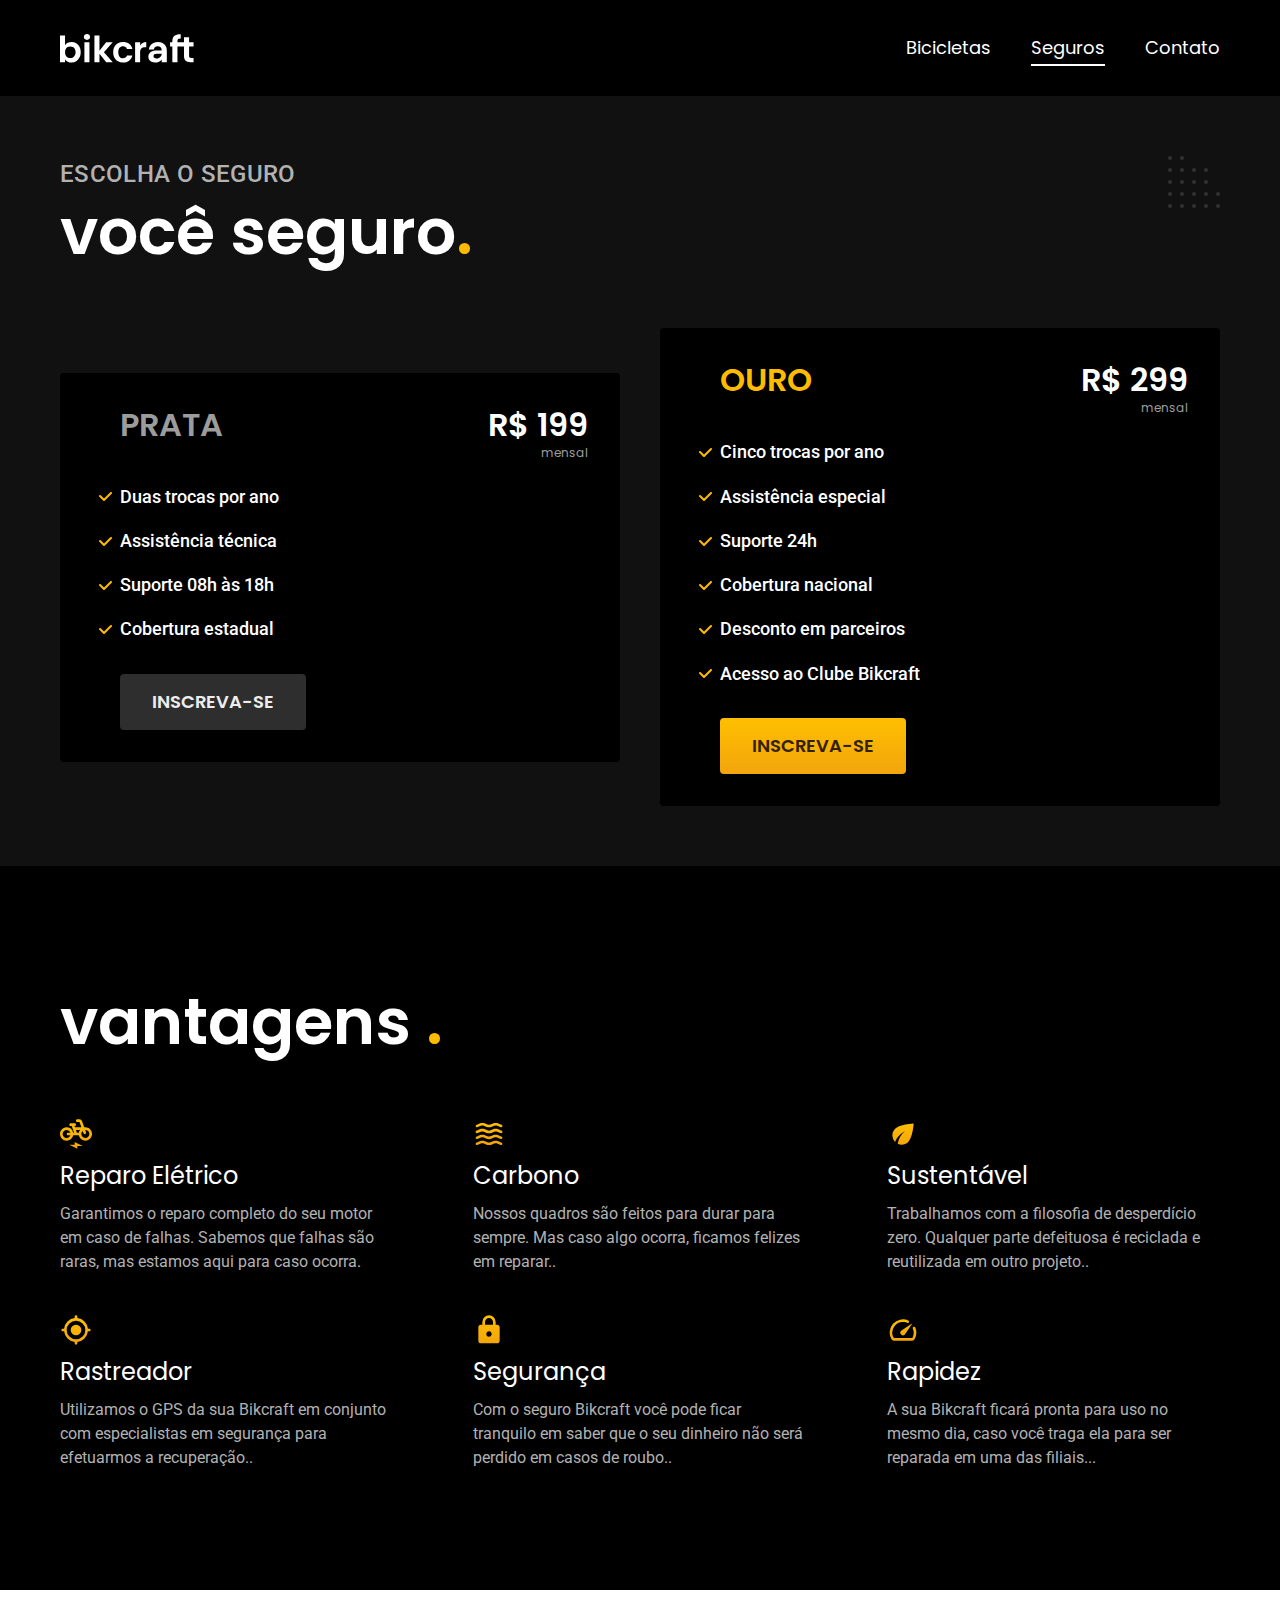
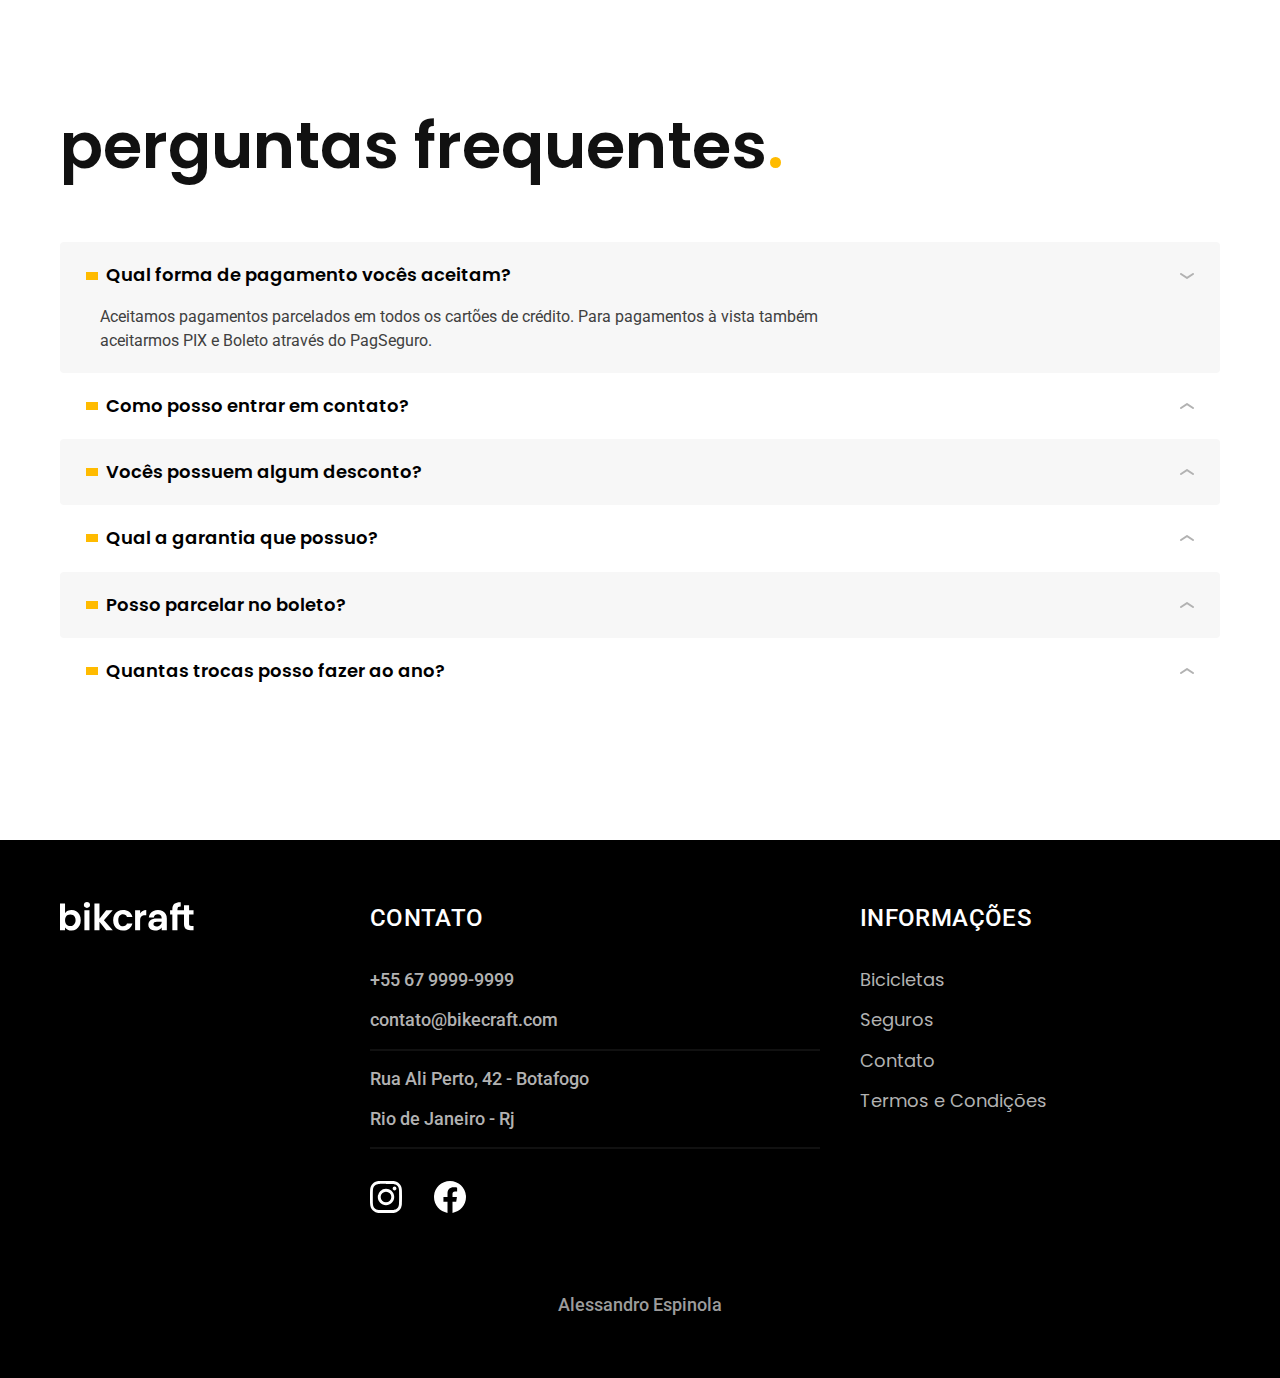
<file: seguros.html>
<!DOCTYPE html>
<html lang="pt-br">

<head>
  <meta charset="UTF-8">
  <meta name="viewport" content="width=device-width, initial-scale=1.0">

  <title>Seguros | Bikcraft</title>
  <meta name="description" content="Termos e Condições.">

   <link rel="icon" href="./favicon.svg" type="image/svg+xml">
  <link rel="preload" href="./css/style.css" as="style">
</head>

  <link rel="stylesheet" href="./css/style.css">

  <link rel="preconnect" href="https://fonts.googleapis.com">
<link rel="preconnect" href="https://fonts.gstatic.com" crossorigin>
<link href="https://fonts.googleapis.com/css2?family=Lato:wght@300;400;700&family=Merriweather:wght@900&family=Poppins:wght@400;600&family=Roboto:wght@400;500&display=swap" rel="stylesheet">

  <link rel="preconnect" href="https://fonts.googleapis.com">
<link rel="preconnect" href="https://fonts.gstatic.com" crossorigin>
<link href="https://fonts.googleapis.com/css2?family=Poppins:wght@400;600&family=Roboto:wght@400;500&display=swap" rel="stylesheet">

  <script>
    document.documentElement.classList.add('js');</script>

</head>

<body id="seguros">

  <header class="header-bg">
    <div class="header container">
      <a href="./">
        <img src="./img/bikcraft.svg" alt="Bikcraft">
      </a>

      <nav aria-label="primaria">
        <ul class="header-menu font-1-m cor-0">
          <li><a href="./bicicletas.html">Bicicletas</a></li>
          <li><a href="./seguros.html">Seguros</a></li>
          <li><a href="./contato.html">Contato</a></li>
        </ul>
      </nav>
    </div>
  </header>

  <main class="seguros-bg">

    <div class="titulo-bg">

        <div class="titulo container"> 
            <p class="font-2-l-b cor-5">Escolha o seguro</p>
            <h1 class="font-1-xxl cor-0">você seguro<span class="cor-p1">.</span></h1>

        </div>
    </div>

    
        <div class="seguros container">
         

          <div class="seguros-item fadeInleft" data-anime="300">
            <h3 class="font-1-xl cor-6">PRATA</h3>
            <span class="font-1-xl cor-0"> R$ 199  <span class="font-1-xs cor-6">mensal</span>
          </span>

          <ul class="font-2-m cor-0">
            <li>Duas trocas por ano</li> 
            <li>Assistência técnica</li>
            <li>Suporte 08h às 18h</li>
            <li>Cobertura estadual</li>

          </ul>

          <a class="botao secundario" href="./orcamento.html?tipo=seguro&produto=prata">Inscreva-se</a>

          </div>

          <div class="seguros-item fadeInRight" data-anime="500">
            <h3 class="font-1-xl cor-p1">OURO</h3>
            <span class="font-1-xl cor-0"> R$ 299  <span class="font-1-xs cor-6">mensal</span>
          </span>

          <ul class="font-2-m cor-0">
            <li>Cinco trocas por ano</li> 
            <li>Assistência especial</li>
            <li>Suporte 24h</li>
            <li>Cobertura nacional</li>
            <li>Desconto em parceiros</li>
            <li>Acesso ao Clube Bikcraft</li>

          </ul>

          <a class="botao" href="./orcamento.html?tipo=seguro&produto=ouro">Inscreva-se</a>

          </div>

        </div>

      

    

  </main>

<article class="vantagens-bg">
    <div class="vantagens container">
        <h2 class="font-1-xxl cor-0">vantagens <span class="cor-p1">.</span></h2>
<ul>
    <li>
        <img src="img/icones/eletrica.svg" alt="">
        <h3 class="font-1-l cor-0">Reparo Elétrico</h3>
        <p class="font-2-s cor-5">Garantimos o reparo completo do seu motor em caso de falhas. Sabemos que falhas são raras, mas estamos aqui para caso ocorra.</p>
    </li>

    <li>
        <img src="img/icones/carbono.svg" alt="">
        <h3 class="font-1-l cor-0">Carbono</h3>
        <p class="font-2-s cor-5">Nossos quadros são feitos para durar para sempre. Mas caso algo ocorra, ficamos felizes em reparar..</p>
    </li>

    <li>
        <img src="img/icones/sustentavel.svg" alt="">
        <h3 class="font-1-l cor-0">Sustentável</h3>
        <p class="font-2-s cor-5">Trabalhamos com a filosofia de desperdício zero. Qualquer parte defeituosa é reciclada e reutilizada em outro projeto..</p>
    </li>

    <li>
        <img src="img/icones/rastreador.svg" alt="">
        <h3 class="font-1-l cor-0">Rastreador</h3>
        <p class="font-2-s cor-5">Utilizamos o GPS da sua Bikcraft em conjunto com especialistas em segurança para efetuarmos a recuperação..</p>
    </li>

    <li>
        <img src="img/icones/seguro.svg" alt="">
        <h3 class="font-1-l cor-0">Segurança</h3>
        <p class="font-2-s cor-5">Com o seguro Bikcraft você pode ficar tranquilo em saber que o seu dinheiro não será perdido em casos de roubo..</p>
    </li>

    <li>
        <img src="img/icones/velocidade.svg" alt="">
        <h3 class="font-1-l cor-0">Rapidez</h3>
        <p class="font-2-s cor-5">A sua Bikcraft ficará pronta para uso no mesmo dia, caso você traga ela para ser reparada em uma das filiais...</p>
    </li>
</ul>

        
    </div>
</article>

<article class="perguntas container">
    <h2 class="font-1-xxl ">perguntas frequentes<span class="cor-p1">.</span></h2>

    <dl>
        <div>
                <dt><button class="font-1-m-b" aria-controls="pergunta1" aria-expanded="true">Qual forma de pagamento vocês aceitam?</button></dt>
                <dd id="pergunta1" class="font-2-s cor-9 ativa">Aceitamos pagamentos parcelados em todos os cartões de crédito. Para pagamentos à vista também aceitarmos PIX e Boleto através do PagSeguro.</dd>


        </div>

        <div>
            <dt><button class="font-1-m-b" aria-controls="pergunta2" aria-expanded="false">  Como posso entrar em contato?</button></dt>
            <dd id="pergunta2" class="font-2-s cor-9 ">Aceitamos pagamentos parcelados em todos os cartões de crédito. Para pagamentos à vista também aceitarmos PIX e Boleto através do PagSeguro..</dd>


    </div>

    <div>
        <dt><button class="font-1-m-b" aria-controls="pergunta3" aria-expanded="false"> Vocês possuem algum desconto?</button></dt>
        <dd id="pergunta3" class="font-2-s cor-9">Aceitamos pagamentos parcelados em todos os cartões de crédito. Para pagamentos à vista também aceitarmos PIX e Boleto através do PagSeguro.</dd>


</div>

<div>
    <dt><button class="font-1-m-b" aria-controls="pergunta4" aria-expanded="false">Qual a garantia que possuo?</button></dt>
    <dd id="pergunta4" class="font-2-s cor-9">Aceitamos pagamentos parcelados em todos os cartões de crédito. Para pagamentos à vista também aceitarmos PIX e Boleto através do PagSeguro.</dd>


</div>

<div>
    <dt><button class="font-1-m-b" aria-controls="pergunta5" aria-expanded="false">Posso parcelar no boleto?</button></dt>
    <dd id="pergunta5" class="font-2-s cor-9">Aceitamos pagamentos parcelados em todos os cartões de crédito. Para pagamentos à vista também aceitarmos PIX e Boleto através do PagSeguro.</dd>


</div>

<div>
    <dt><button class="font-1-m-b" aria-controls="pergunta6" aria-expanded="false">Quantas trocas posso fazer ao ano?</button></dt>
    <dd id="pergunta6" class="font-2-s cor-9">Aceitamos pagamentos parcelados em todos os cartões de crédito. Para pagamentos à vista também aceitarmos PIX e Boleto através do PagSeguro.</dd>


</div>



    </dl>

</article>


  <footer class="footer-bg">

    <div class="footer container">
          <img src="img/bikcraft.svg" alt="Bikcraft">
          <div class="footer-contato">

            <h3 class="font-2-l-b cor-0">Contato</h3>

            <ul class=" font-2-m cor-5">

              <li><a href="tel:+5599999999">+55 67 9999-9999</a></li>
              <li><a href="tel:mailto">contato@bikecraft.com</a></li>
              <li>Rua Ali Perto, 42 - Botafogo</li>
              <li>Rio de Janeiro - Rj</li>
            </ul>

            <div class="footer-redes">

                <a  href="https://www.instagram.com/programadorfullstackpower/" target="_blank">
                  <img src="img/redes/instagram.svg" alt="Instagran">
                </a>

                <a  href="https://www.facebook.com/alessandro.dasilvaespinola/" target="_blank">
                  <img src="img/redes/facebook.svg" alt="Facebook">
                </a>

  
          </div>

          </div>

          <div class="footer-informacoes">
            <h3 class="font-2-l-b cor-0">Informações</h3>

            <nav>
                <ul class="font-1-m cor-5">
                  <li><a href="./bicicletas.html">Bicicletas</a></li>
                  <li><a href="./seguros.html">Seguros</a></li>
                  <li><a href="./contato.html">Contato</a></li>
                  <li><a href="./termos.html"></a>Termos e Condições</li>

                </ul>


            </nav>

          </div>

          <p class="footer-copy font-2-m cor-6"><a href="https://www.linkedin.com/in/alessandro-espinola-730a83119/" target="_blank" >Alessandro Espinola</a></p>
    </div>

  </footer>

        <script src="./js/plugins/simple-anime.js"></script>
        <script src="./js/script.js"></script>

</body>

</html>
</file>
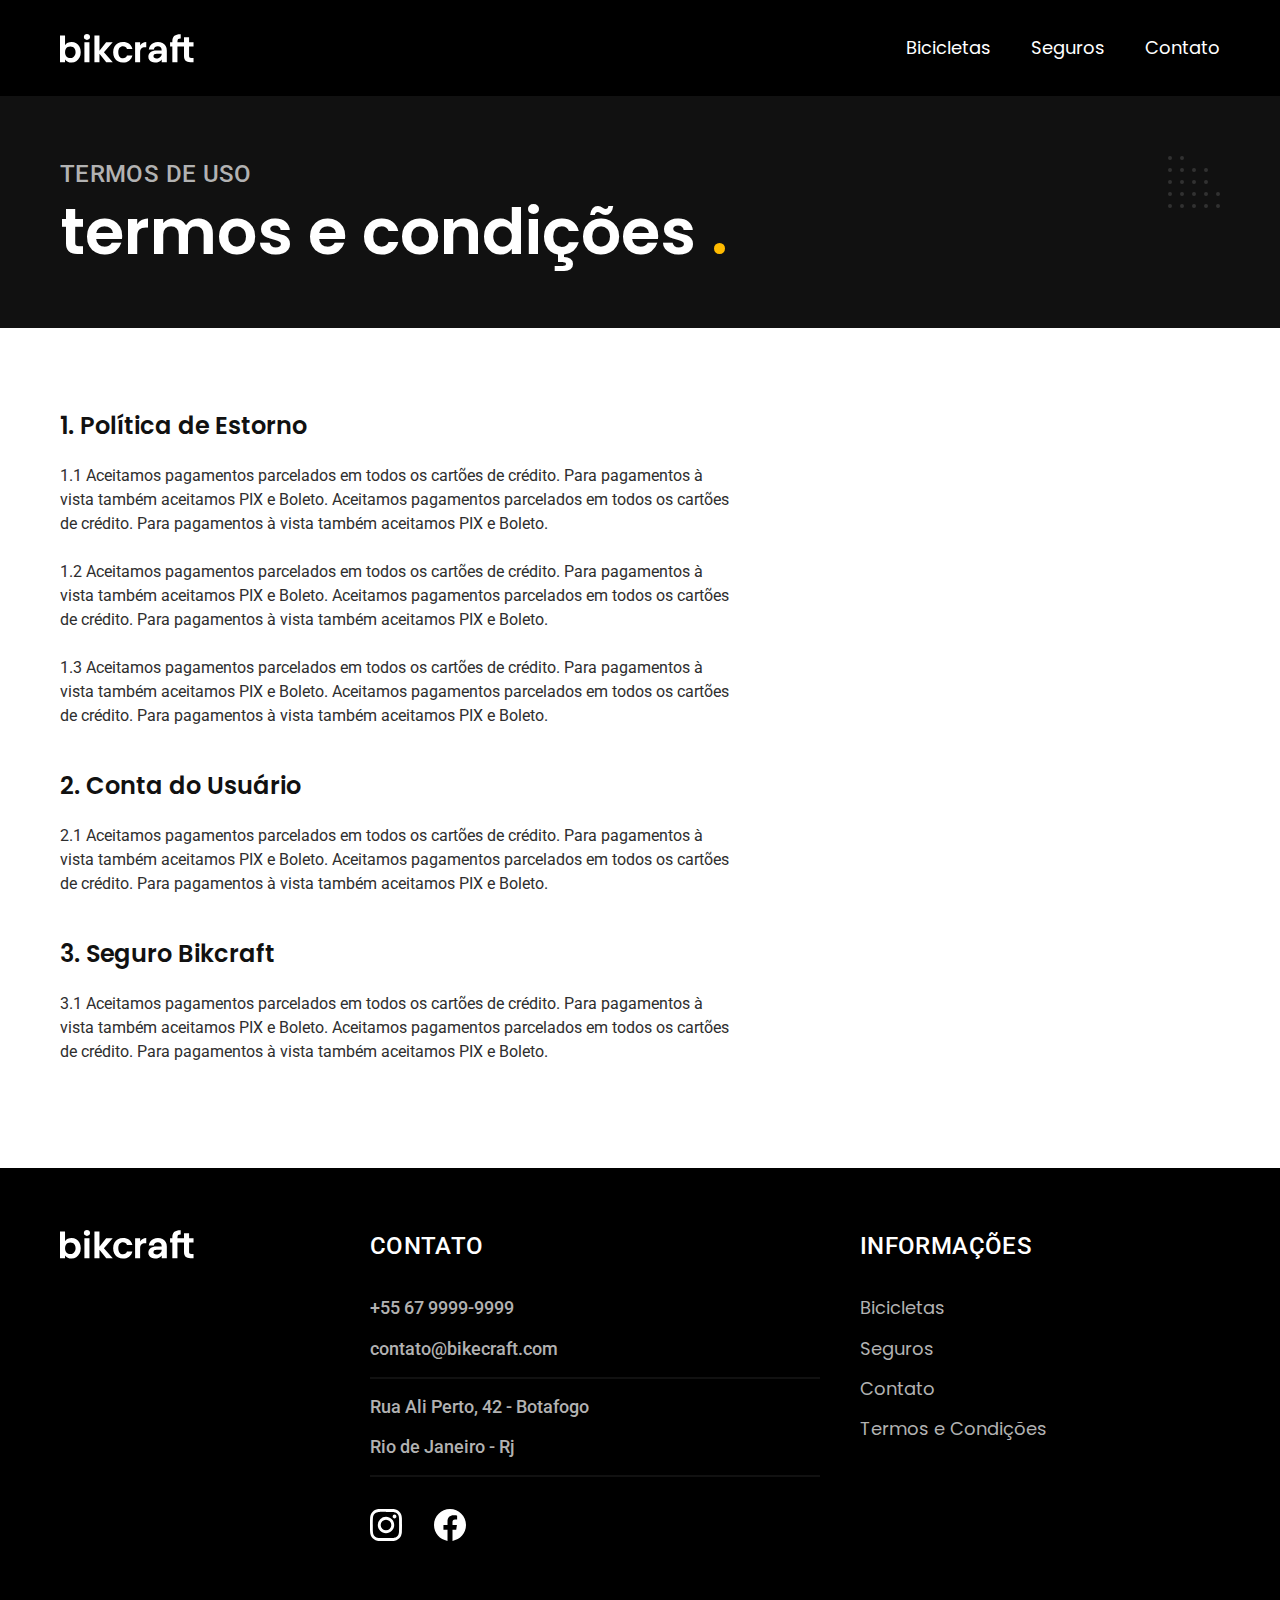
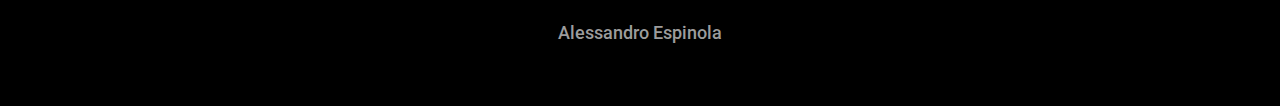
<file: termos.html>
<!DOCTYPE html>
<html lang="pt-br">

<head>
  <meta charset="UTF-8">
  <meta name="viewport" content="width=device-width, initial-scale=1.0">

  <title>Termos e Condições | Bikcraft</title>
  <meta name="description" content="Termos e Condições.">

   <link rel="icon" href="./favicon.svg" type="image/svg+xml">
  <link rel="preload" href="./css/style.css" as="style">
</head>

  <link rel="stylesheet" href="./css/style.css">

  <link rel="preconnect" href="https://fonts.googleapis.com">
<link rel="preconnect" href="https://fonts.gstatic.com" crossorigin>
<link href="https://fonts.googleapis.com/css2?family=Lato:wght@300;400;700&family=Merriweather:wght@900&family=Poppins:wght@400;600&family=Roboto:wght@400;500&display=swap" rel="stylesheet">

  <link rel="preconnect" href="https://fonts.googleapis.com">
<link rel="preconnect" href="https://fonts.gstatic.com" crossorigin>
<link href="https://fonts.googleapis.com/css2?family=Poppins:wght@400;600&family=Roboto:wght@400;500&display=swap" rel="stylesheet">

  <script>
    document.documentElement.classList.add('js');</script>

</head>

<body id="termos">
  <header class="header-bg">
    <div class="header container">
      <a href="./">
        <img src="./img/bikcraft.svg" alt="Bikcraft">
      </a>

      <nav aria-label="primaria">
        <ul class="header-menu font-1-m cor-0">
          <li><a href="./bicicletas.html">Bicicletas</a></li>
          <li><a href="./seguros.html">Seguros</a></li>
          <li><a href="./contato.html">Contato</a></li>
        </ul>
      </nav>
    </div>
  </header>

  <main>
    <div class="titulo-bg">

        <div class="titulo container"> 
            <p class="font-2-l-b cor-5">Termos de uso</p>
            <h1 class="font-1-xxl cor-0">termos e condições <span class="cor-p1">.</span></h1>

        </div>
    </div>

    <div class="termos font-2-s cor-10 container">

      <h2 class="font-1-l  cor-11"> 1. Política de Estorno</h2>

       <p>1.1 Aceitamos pagamentos parcelados em todos os cartões de crédito. Para pagamentos à vista também aceitamos PIX e Boleto. Aceitamos pagamentos parcelados em todos os cartões de crédito. Para pagamentos à vista também aceitamos PIX e Boleto. </p>

        <p>1.2 Aceitamos pagamentos parcelados em todos os cartões de crédito. Para pagamentos à vista também aceitamos PIX e Boleto. Aceitamos pagamentos parcelados em todos os cartões de crédito. Para pagamentos à vista também aceitamos PIX e Boleto.</p>
        
        <p>1.3 Aceitamos pagamentos parcelados em todos os cartões de crédito. Para pagamentos à vista também aceitamos PIX e Boleto. Aceitamos pagamentos parcelados em todos os cartões de crédito. Para pagamentos à vista também aceitamos PIX e Boleto.</p>

        <h2 class="font-1-l  cor-11"> 2. Conta do Usuário</h2>

        <p>2.1 Aceitamos pagamentos parcelados em todos os cartões de crédito. Para pagamentos à vista também aceitamos PIX e Boleto. Aceitamos pagamentos parcelados em todos os cartões de crédito. Para pagamentos à vista também aceitamos PIX e Boleto.</p>

        <h2 class="font-1-l  cor-11"> 3. Seguro Bikcraft</h2>

        <p>3.1 Aceitamos pagamentos parcelados em todos os cartões de crédito. Para pagamentos à vista também aceitamos PIX e Boleto. Aceitamos pagamentos parcelados em todos os cartões de crédito. Para pagamentos à vista também aceitamos PIX e Boleto.</p>

    </div>

  </main>




  <footer class="footer-bg">

    <div class="footer container">
          <img src="img/bikcraft.svg" alt="Bikcraft">
          <div class="footer-contato">

            <h3 class="font-2-l-b cor-0">Contato</h3>

            <ul class=" font-2-m cor-5">

              <li><a href="tel:+5599999999">+55 67 9999-9999</a></li>
              <li><a href="tel:mailto">contato@bikecraft.com</a></li>
              <li>Rua Ali Perto, 42 - Botafogo</li>
              <li>Rio de Janeiro - Rj</li>
            </ul>

            <div class="footer-redes">

                <a  href="https://www.instagram.com/programadorfullstackpower/" target="_blank">
                  <img src="img/redes/instagram.svg" alt="Instagran">
                </a>

                <a  href="https://www.facebook.com/alessandro.dasilvaespinola/" target="_blank">
                  <img src="img/redes/facebook.svg" alt="Facebook">
                </a>

  
          </div>

          </div>

          <div class="footer-informacoes">
            <h3 class="font-2-l-b cor-0">Informações</h3>

            <nav>
                <ul class="font-1-m cor-5">
                  <li><a href="./bicicletas.html">Bicicletas</a></li>
                  <li><a href="./seguros.html">Seguros</a></li>
                  <li><a href="./contato.html">Contato</a></li>
                  <li><a href="./termos.html"></a>Termos e Condições</li>

                </ul>


            </nav>

          </div>

          <p class="footer-copy font-2-m cor-6"><a href="https://www.linkedin.com/in/alessandro-espinola-730a83119/" target="_blank" >Alessandro Espinola</a></p>
    </div>

  </footer>

        <script src="./js/script.js"></script>

</body>

</html>
</file>
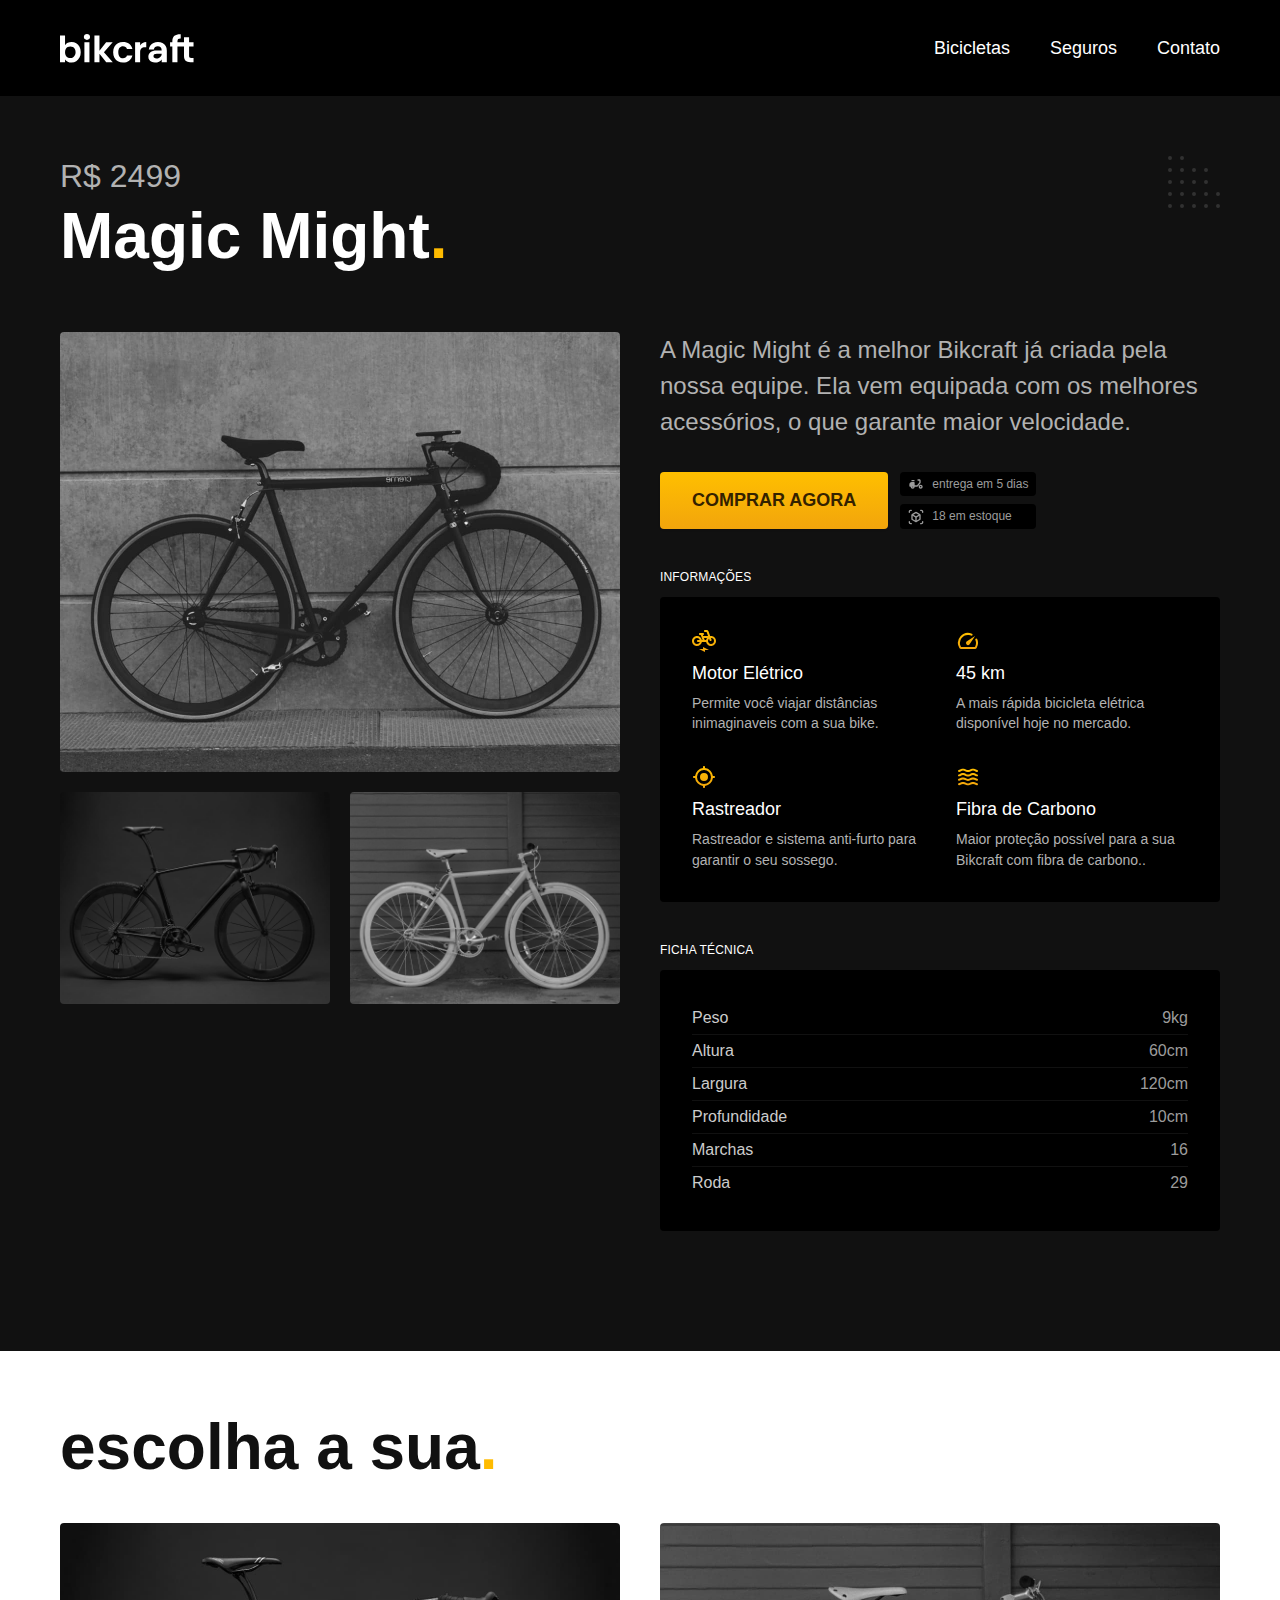
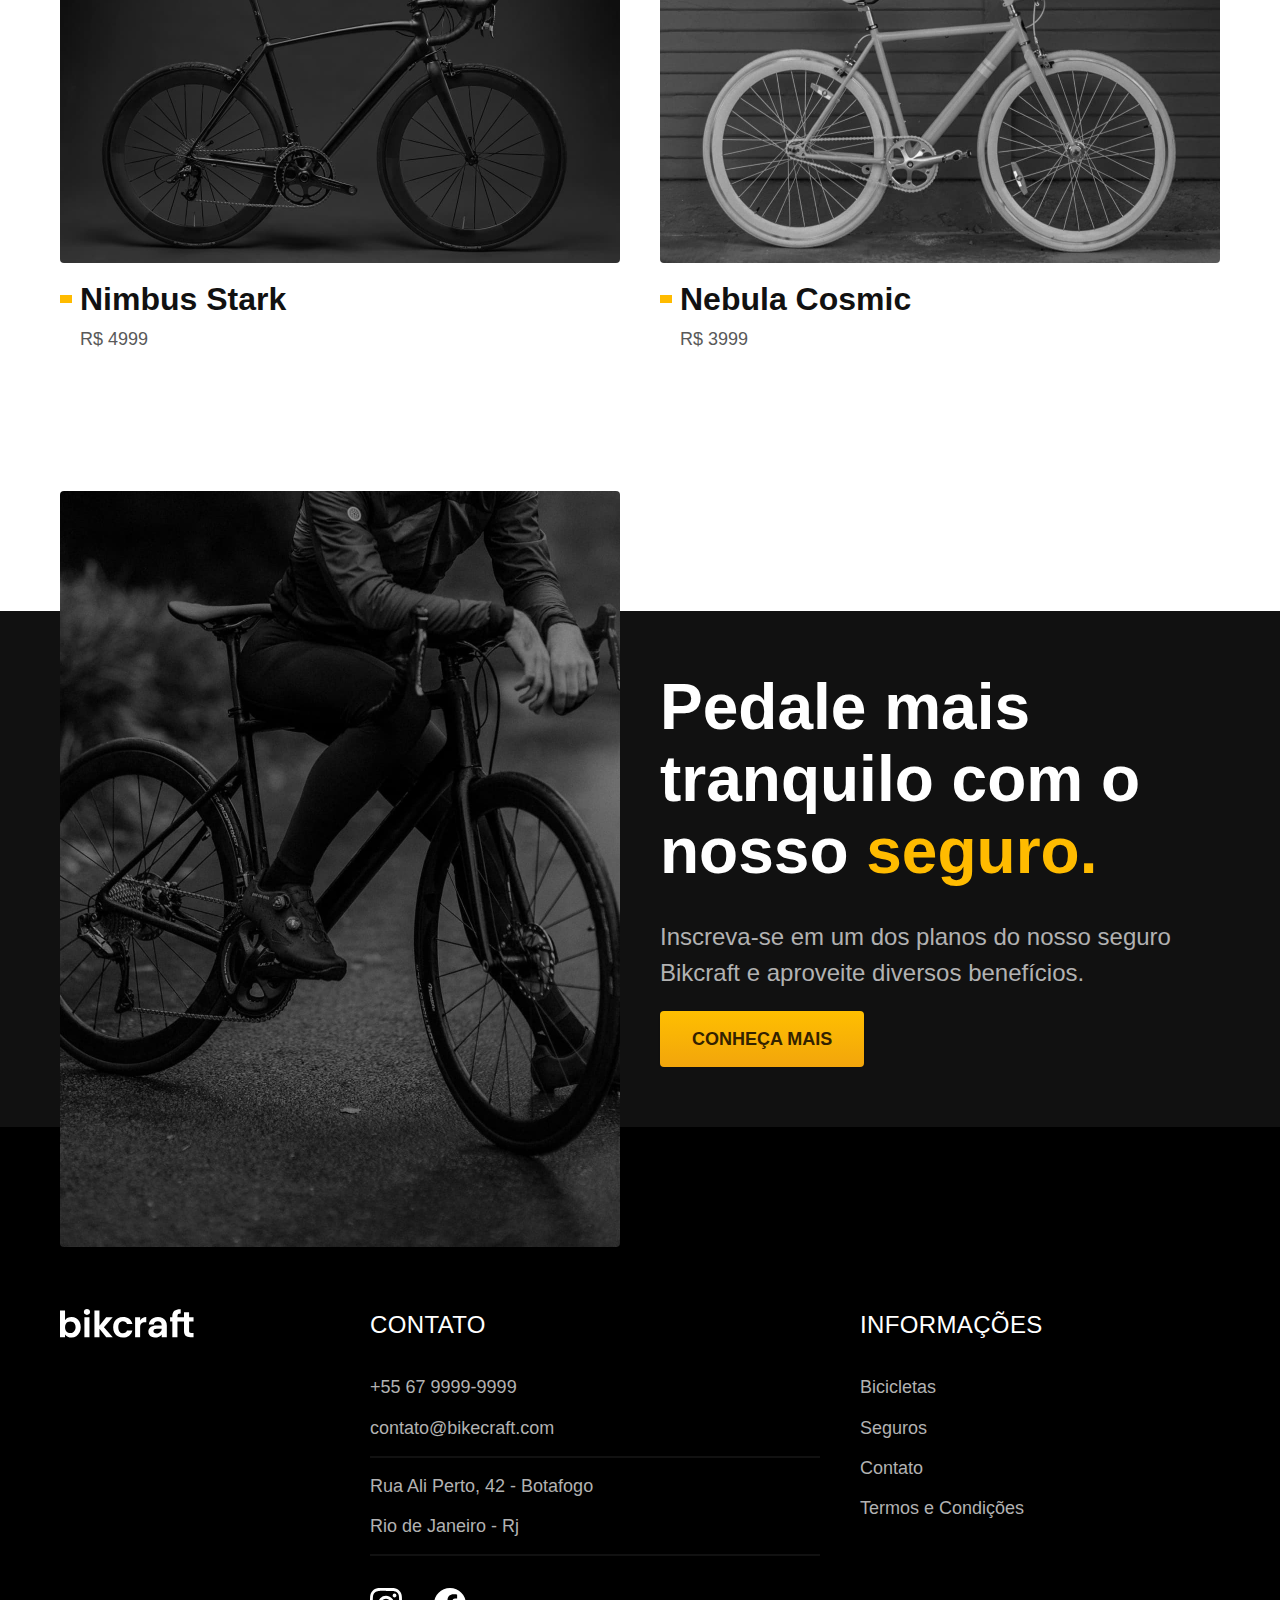
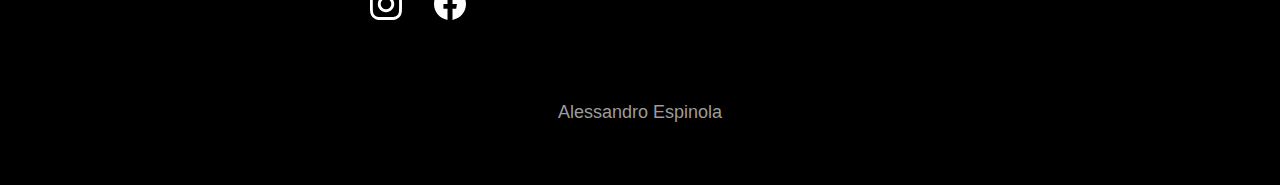
<file: bicicletas/magic.html>
<!DOCTYPE html>
<html lang="pt-br">

<head>
  <meta charset="UTF-8">
  <meta name="viewport" content="width=device-width, initial-scale=1.0">

  <title>Magic | Bikcraft</title>

  <meta name="description" content="Termos e Condições.">

  <link rel="icon" href="../favicon.svg" type="image/svg+xml">
  <link rel="preload" href="../css/style.css" as="style">
  <link rel="stylesheet" href="../css/style.css">


  <script>
    document.documentElement.classList.add('js');</script>

</head>

<body id="bicicleta">
  <header class="header-bg">
    <div class="header container">
      <a href="../">
        <img src="../img/bikcraft.svg" alt="Bikcraft">
      </a>

      <nav aria-label="primaria">
        <ul class="header-menu font-1-m cor-0">
          <li><a href="../bicicletas.html">Bicicletas</a></li>
          <li><a href="../seguros.html">Seguros</a></li>
          <li><a href="../contato.html">Contato</a></li>
        </ul>
      </nav>
    </div>
  </header>

  <main class="titulo-bg">
    <div>

        <div class="titulo container"> 
            <p class="font-2-xl cor-5">R$ 2499</p>
            <h1 class="font-1-xxl cor-0">Magic Might<span class="cor-p1">.</span></h1>

        </div>
    </div>

    <div class="bicicleta container">
        <div class="bicicleta-imagens">
            <img src="../img/bicicleta/nimbus2.jpg" alt="bicicleta 1">
            <img src="../img/bicicleta/nimbus1.jpg" alt="bicicleta 2">
            <img src="../img/bicicleta/nimbus3.jpg" alt="bicicleta 3">
        </div>

        <div class="bicicleta-conteudo">
            <p class="font-2-l cor-5">A Magic Might é a melhor Bikcraft já criada pela nossa equipe. Ela vem equipada com os melhores acessórios, o que garante maior velocidade.</p>

            <div class="bicicleta-comprar">
                <a class="botao" href="../orcamento.html?tipo=bikcraft&produto=magic">Comprar agora</a>
                <span class="font-1-xs cor-6"><img src="../img/icones/entrega.svg" alt=""> entrega em 5 dias</span>

                <span class="font-1-xs cor-6"><img src="../img/icones/estoque.svg" alt=""> 18 em estoque</span>
            </div>

        

        <h2 class="font-1-xs cor-0">Informações</h2>

        <ul class="bicicleta-informacoes">
            <li>
                <img src="../img/icones/eletrica.svg" alt="">
                <h3 class="font-1-m cor-0">Motor Elétrico</h3>
                <p class="font-2-xs cor-5">Permite você viajar distâncias inimaginaveis com a sua bike.</p>
            </li>

            <li>
                <img src="../img/icones/velocidade.svg" alt="">
                <h3 class="font-1-m cor-0">45 km</h3>
                <p class="font-2-xs cor-5">A mais rápida bicicleta elétrica disponível hoje no mercado.</p>
            </li>


            <li>
                <img src="../img/icones/rastreador.svg" alt="">
                <h3 class="font-1-m cor-0">Rastreador</h3>
                <p class="font-2-xs cor-5">Rastreador e sistema anti-furto para garantir o seu sossego.</p>
            </li>

            <li>
                <img src="../img/icones/carbono.svg" alt="">
                <h3 class="font-1-m cor-0">Fibra de Carbono</h3>
                <p class="font-2-xs cor-5">Maior proteção possível para a sua Bikcraft com fibra de carbono..</p>
            </li>


        </ul>

        <h2 class="font-1-xs cor-0">Ficha técnica</h2>
        
        <ul class="bicicleta-ficha font-2-s cor-4">

            <li>Peso <span>9kg</span></li>
            <li>Altura <span>60cm</span></li>
            <li>Largura <span>120cm</span></li>
            <li>Profundidade <span>10cm</span></li>
            <li>Marchas<span>16</span></li>
            <li>Roda <span>29</span></li>
            

        </ul>

    </div>

    </div>


  </main>

  <article class="bicicletas-lista container"> <!-- Incio artigo valor de bicicleta-->

    <h2 class="font-1-xxl">escolha a sua<span class="cor-p1">.</span></h2>

   <ul>
      
    <li>

      <a href="./nimbus.html">
      
      <img src="../img/bicicletas/nimbus.jpg" alt="Bicicleta preta">
      
      <h3 class="font-1-xl">Nimbus Stark</h3>
      
      <span class="font-2-m cor-8">R$ 4999</span>
       </a>
      </li>


     <li>
      
      <a href="./nebula.html">
      
      <img src="../img/bicicletas/nebula.jpg" alt="Bicicleta preta">
      
      <h3 class="font-1-xl">Nebula Cosmic</h3>
      
      <span class="font-2-m cor-8">R$ 3999</span>
      
      </a>
      
      </li>
      
   </ul>

  </article> <!-- fim artigo valor de bicicleta -->

  <article class="seguro-bg">
      <div
      class="seguro container">

      <div class="seguro-imagem">
        <img src="../img/fotos/seguros.jpg" alt="Pessoa parada em cima de uma bicicleta">
      </div>

      <div class="seguro-conteudo">
        <h2 class="font-1-xxl cor-0">Pedale mais tranquilo com o nosso <span class="cor-p1">seguro.</span></h2>
        <p class="font-2-l cor-5">Inscreva-se em um dos planos do nosso seguro Bikcraft e aproveite diversos benefícios.</p>
        <a class="botao" href="../seguros.html">Conheça Mais</a>
      </div>

      </div>

  </article>


  <footer class="footer-bg">

    <div class="footer container">
          <img src="../img/bikcraft.svg" alt="Bikcraft">
          <div class="footer-contato">

            <h3 class="font-2-l-b cor-0">Contato</h3>

            <ul class=" font-2-m cor-5">

              <li><a href="tel:+5599999999">+55 67 9999-9999</a></li>
              <li><a href="tel:mailto">contato@bikecraft.com</a></li>
              <li>Rua Ali Perto, 42 - Botafogo</li>
              <li>Rio de Janeiro - Rj</li>
            </ul>

            <div class="footer-redes">

                <a  href="https://www.instagram.com/programadorfullstackpower/" target="_blank">
                  <img src="../img/redes/instagram.svg" alt="Instagran">
                </a>

                <a  href="https://www.facebook.com/alessandro.dasilvaespinola/" target="_blank">
                  <img src="../img/redes/facebook.svg" alt="Facebook">
                </a>

  
          </div>

          </div>

          <div class="footer-informacoes">
            <h3 class="font-2-l-b cor-0">Informações</h3>

            <nav>
                <ul class="font-1-m cor-5">
                  <li><a href="../bicicletas.html">Bicicletas</a></li>
                  <li><a href="../seguros.html">Seguros</a></li>
                  <li><a href="../contato.html">Contato</a></li>
                  <li><a href="../termos.html"></a>Termos e Condições</li>

                </ul>


            </nav>

          </div>

          <p class="footer-copy font-2-m cor-6"><a href="https://www.linkedin.com/in/alessandro-espinola-730a83119/" target="_blank" >Alessandro Espinola</a></p>
    </div>

  </footer>

        <script src="../js/script.js"></script>

</body>

</html>
</file>
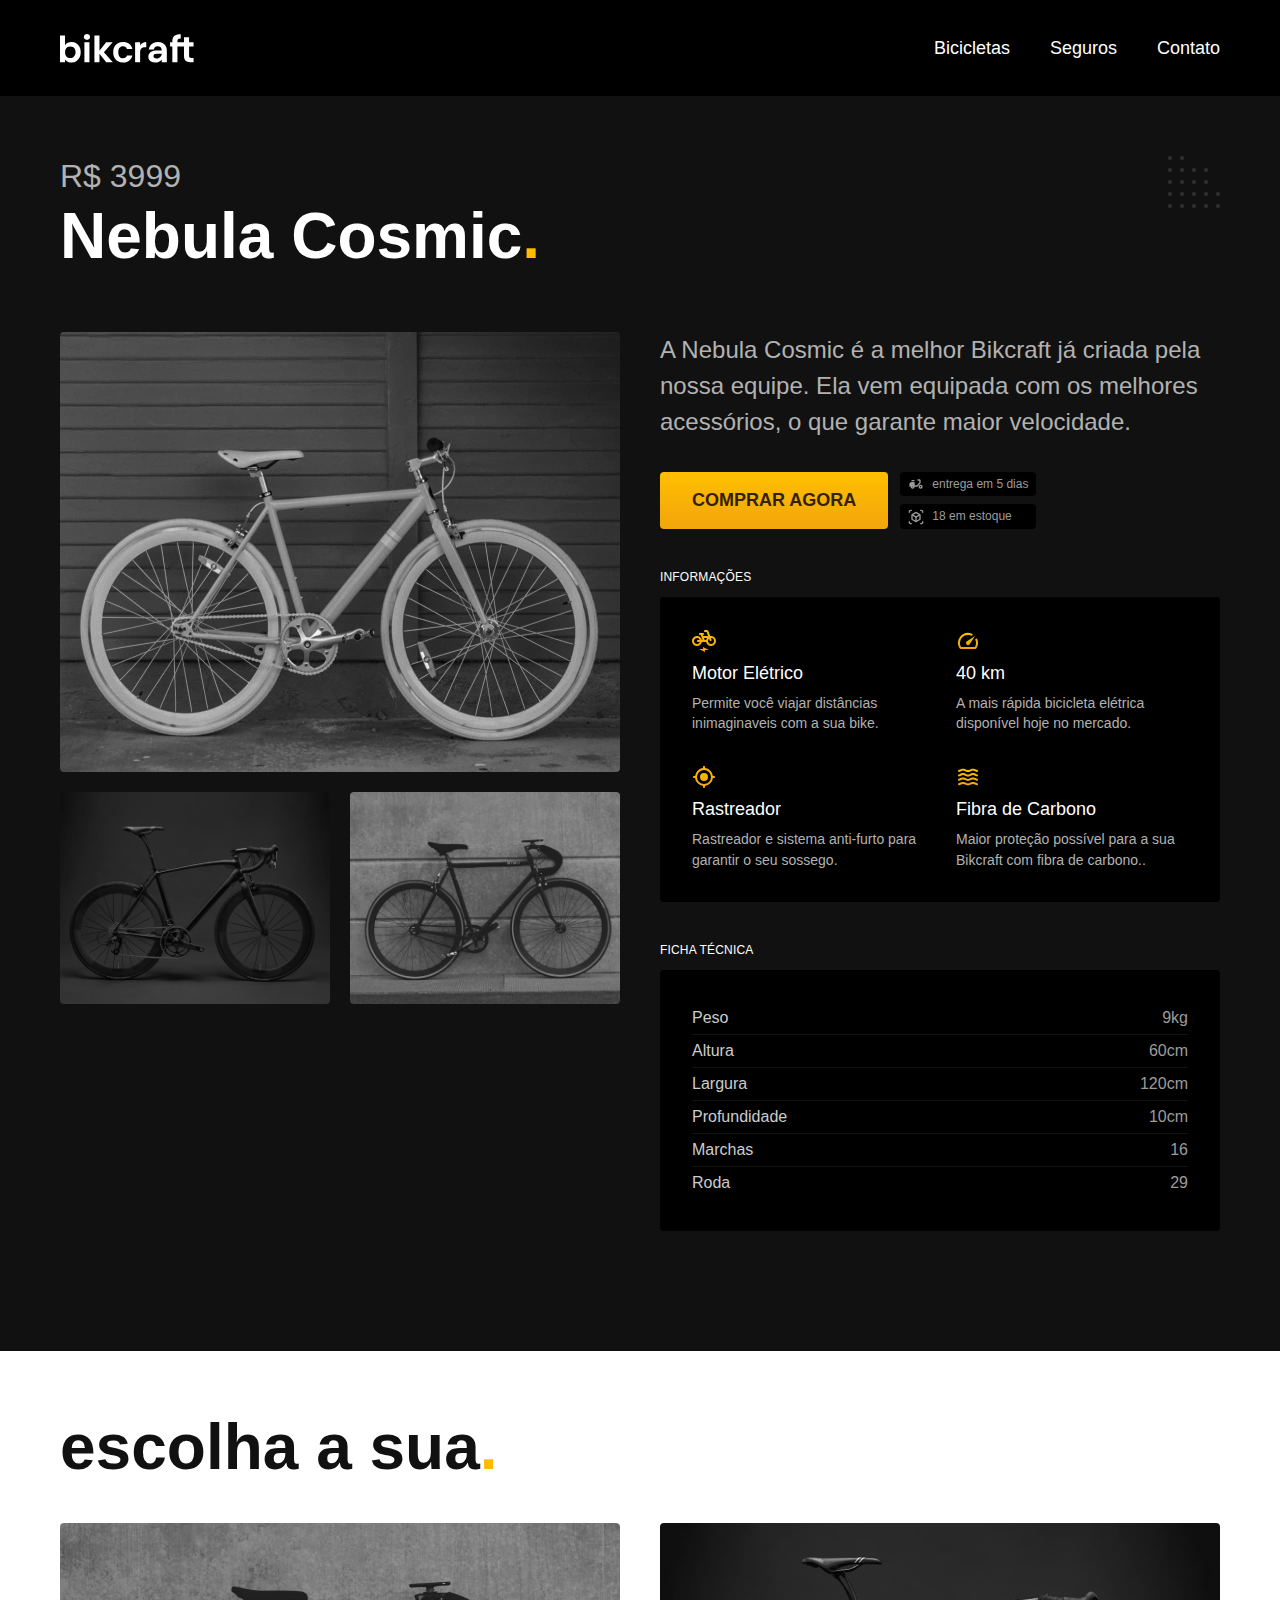
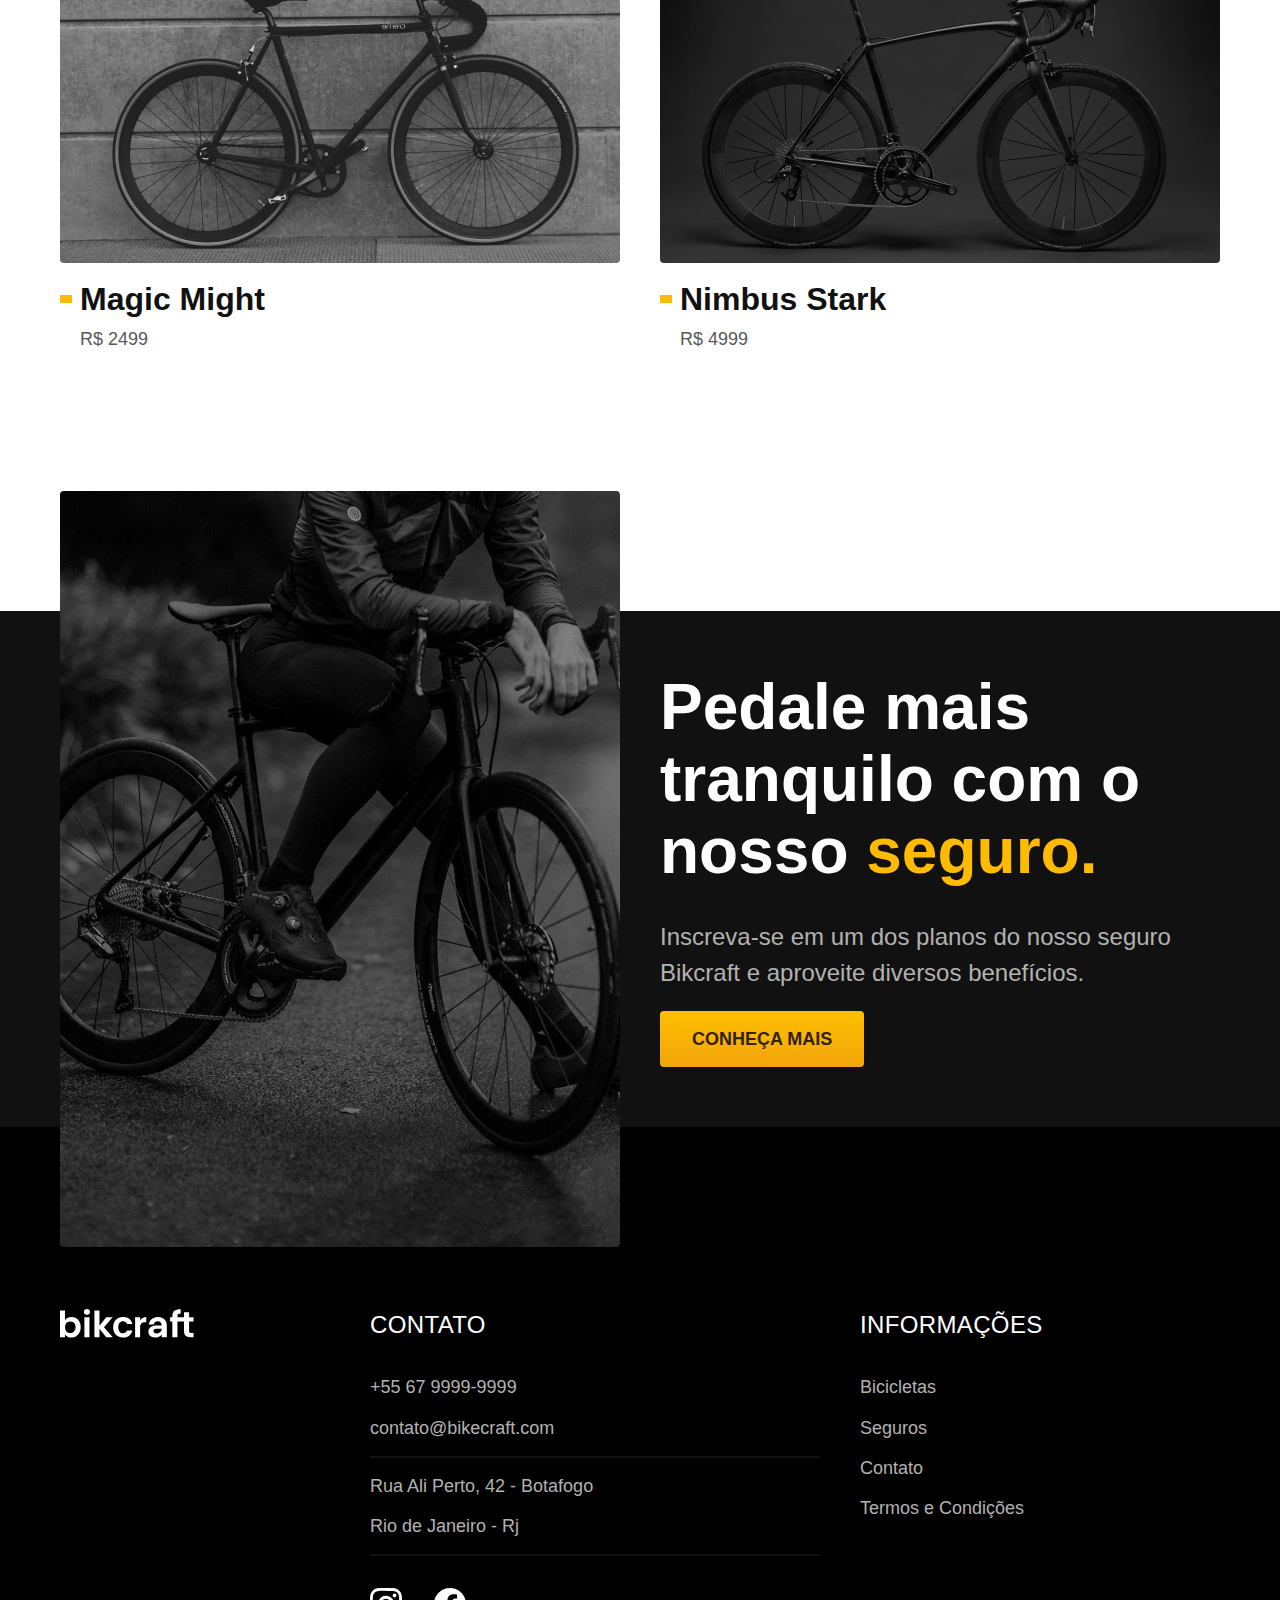
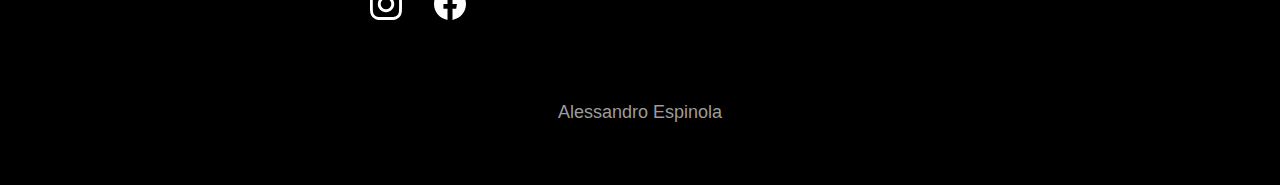
<file: bicicletas/nebula.html>
<!DOCTYPE html>
<html lang="pt-br">

<head>
  <meta charset="UTF-8">
  <meta name="viewport" content="width=device-width, initial-scale=1.0">

  <title>Nebula | Bikcraft</title>
  <meta name="description" content="Termos e Condições.">

  <link rel="icon" href="../favicon.svg" type="image/svg+xml">
  <link rel="preload" href="../css/style.css" as="style">
  <link rel="stylesheet" href="../css/style.css">


  <script>
    document.documentElement.classList.add('js');</script>

</head>

<body id="bicicleta">
  <header class="header-bg">
    <div class="header container">
      <a href="../">
        <img src="../img/bikcraft.svg" alt="Bikcraft">
      </a>

      <nav aria-label="primaria">
        <ul class="header-menu font-1-m cor-0">
          <li><a href="../bicicletas.html">Bicicletas</a></li>
          <li><a href="../seguros.html">Seguros</a></li>
          <li><a href="../contato.html">Contato</a></li>
        </ul>
      </nav>
    </div>
  </header>

  <main class="titulo-bg">
    <div>

        <div class="titulo container"> 
            <p class="font-2-xl cor-5">R$ 3999</p>
            <h1 class="font-1-xxl cor-0">Nebula Cosmic<span class="cor-p1">.</span></h1>

        </div>
    </div>

    <div class="bicicleta container">
        <div class="bicicleta-imagens">
            <img src="../img/bicicleta/nimbus3.jpg" alt="bicicleta 1">
            <img src="../img/bicicleta/nimbus1.jpg" alt="bicicleta 2">
            <img src="../img/bicicleta/nimbus2.jpg" alt="bicicleta 3">
        </div>

        <div class="bicicleta-conteudo">
            <p class="font-2-l cor-5">A Nebula Cosmic é a melhor Bikcraft já criada pela nossa equipe. Ela vem equipada com os melhores acessórios, o que garante maior velocidade.</p>

            <div class="bicicleta-comprar">
                <a class="botao" href="../orcamento.html?tipo=bikcraft&produto=nebula">Comprar agora</a>
                <span class="font-1-xs cor-6"><img src="../img/icones/entrega.svg" alt=""> entrega em 5 dias</span>

                <span class="font-1-xs cor-6"><img src="../img/icones/estoque.svg" alt=""> 18 em estoque</span>
            </div>

        

        <h2 class="font-1-xs cor-0">Informações</h2>

        <ul class="bicicleta-informacoes">
            <li>
                <img src="../img/icones/eletrica.svg" alt="">
                <h3 class="font-1-m cor-0">Motor Elétrico</h3>
                <p class="font-2-xs cor-5">Permite você viajar distâncias inimaginaveis com a sua bike.</p>
            </li>

            <li>
                <img src="../img/icones/velocidade.svg" alt="">
                <h3 class="font-1-m cor-0">40 km</h3>
                <p class="font-2-xs cor-5">A mais rápida bicicleta elétrica disponível hoje no mercado.</p>
            </li>


            <li>
                <img src="../img/icones/rastreador.svg" alt="">
                <h3 class="font-1-m cor-0">Rastreador</h3>
                <p class="font-2-xs cor-5">Rastreador e sistema anti-furto para garantir o seu sossego.</p>
            </li>

            <li>
                <img src="../img/icones/carbono.svg" alt="">
                <h3 class="font-1-m cor-0">Fibra de Carbono</h3>
                <p class="font-2-xs cor-5">Maior proteção possível para a sua Bikcraft com fibra de carbono..</p>
            </li>


        </ul>

        <h2 class="font-1-xs cor-0">Ficha técnica</h2>
        
        <ul class="bicicleta-ficha font-2-s cor-4">

            <li>Peso <span>9kg</span></li>
            <li>Altura <span>60cm</span></li>
            <li>Largura <span>120cm</span></li>
            <li>Profundidade <span>10cm</span></li>
            <li>Marchas<span>16</span></li>
            <li>Roda <span>29</span></li>
            

        </ul>

    </div>

    </div>


  </main>

  <article class="bicicletas-lista container"> <!-- Incio artigo valor de bicicleta-->

    <h2 class="font-1-xxl">escolha a sua<span class="cor-p1">.</span></h2>

   <ul>
      
    <li>

      <a href="./magic.html">
      
      <img src="../img/bicicletas/magic.jpg" alt="Bicicleta preta">
      
      <h3 class="font-1-xl">Magic Might</h3>
      
      <span class="font-2-m cor-8">R$ 2499</span>
       </a>
      </li>


     <li>
      
      <a href="./nimbus.html">
      
      <img src="../img/bicicletas/nimbus.jpg" alt="Bicicleta preta">
      
      <h3 class="font-1-xl">Nimbus Stark</h3>
      
      <span class="font-2-m cor-8">R$ 4999</span>
      
      </a>
      
      </li>
      
   </ul>

  </article> <!-- fim artigo valor de bicicleta -->

  <article class="seguro-bg">
      <div
      class="seguro container">

      <div class="seguro-imagem">
        <img src="../img/fotos/seguros.jpg" alt="Pessoa parada em cima de uma bicicleta">
      </div>

      <div class="seguro-conteudo">
        <h2 class="font-1-xxl cor-0">Pedale mais tranquilo com o nosso <span class="cor-p1">seguro.</span></h2>
        <p class="font-2-l cor-5">Inscreva-se em um dos planos do nosso seguro Bikcraft e aproveite diversos benefícios.</p>
        <a class="botao" href="../seguros.html">Conheça Mais</a>
      </div>

      </div>

  </article>


  <footer class="footer-bg">

    <div class="footer container">
          <img src="../img/bikcraft.svg" alt="Bikcraft">
          <div class="footer-contato">

            <h3 class="font-2-l-b cor-0">Contato</h3>

            <ul class=" font-2-m cor-5">

              <li><a href="tel:+5599999999">+55 67 9999-9999</a></li>
              <li><a href="tel:mailto">contato@bikecraft.com</a></li>
              <li>Rua Ali Perto, 42 - Botafogo</li>
              <li>Rio de Janeiro - Rj</li>
            </ul>

            <div class="footer-redes">

                <a  href="https://www.instagram.com/programadorfullstackpower/" target="_blank">
                  <img src="../img/redes/instagram.svg" alt="Instagran">
                </a>

                <a  href="https://www.facebook.com/alessandro.dasilvaespinola/" target="_blank">
                  <img src="../img/redes/facebook.svg" alt="Facebook">
                </a>

  
          </div>

          </div>

          <div class="footer-informacoes">
            <h3 class="font-2-l-b cor-0">Informações</h3>

            <nav>
                <ul class="font-1-m cor-5">
                  <li><a href="../bicicletas.html">Bicicletas</a></li>
                  <li><a href="../seguros.html">Seguros</a></li>
                  <li><a href="../contato.html">Contato</a></li>
                  <li><a href="../termos.html"></a>Termos e Condições</li>

                </ul>


            </nav>

          </div>

          <p class="footer-copy font-2-m cor-6"><a href="https://www.linkedin.com/in/alessandro-espinola-730a83119/" target="_blank" >Alessandro Espinola</a></p>
    </div>

  </footer>

        <script src="../js/script.js"></script>

</body>

</html>
</file>
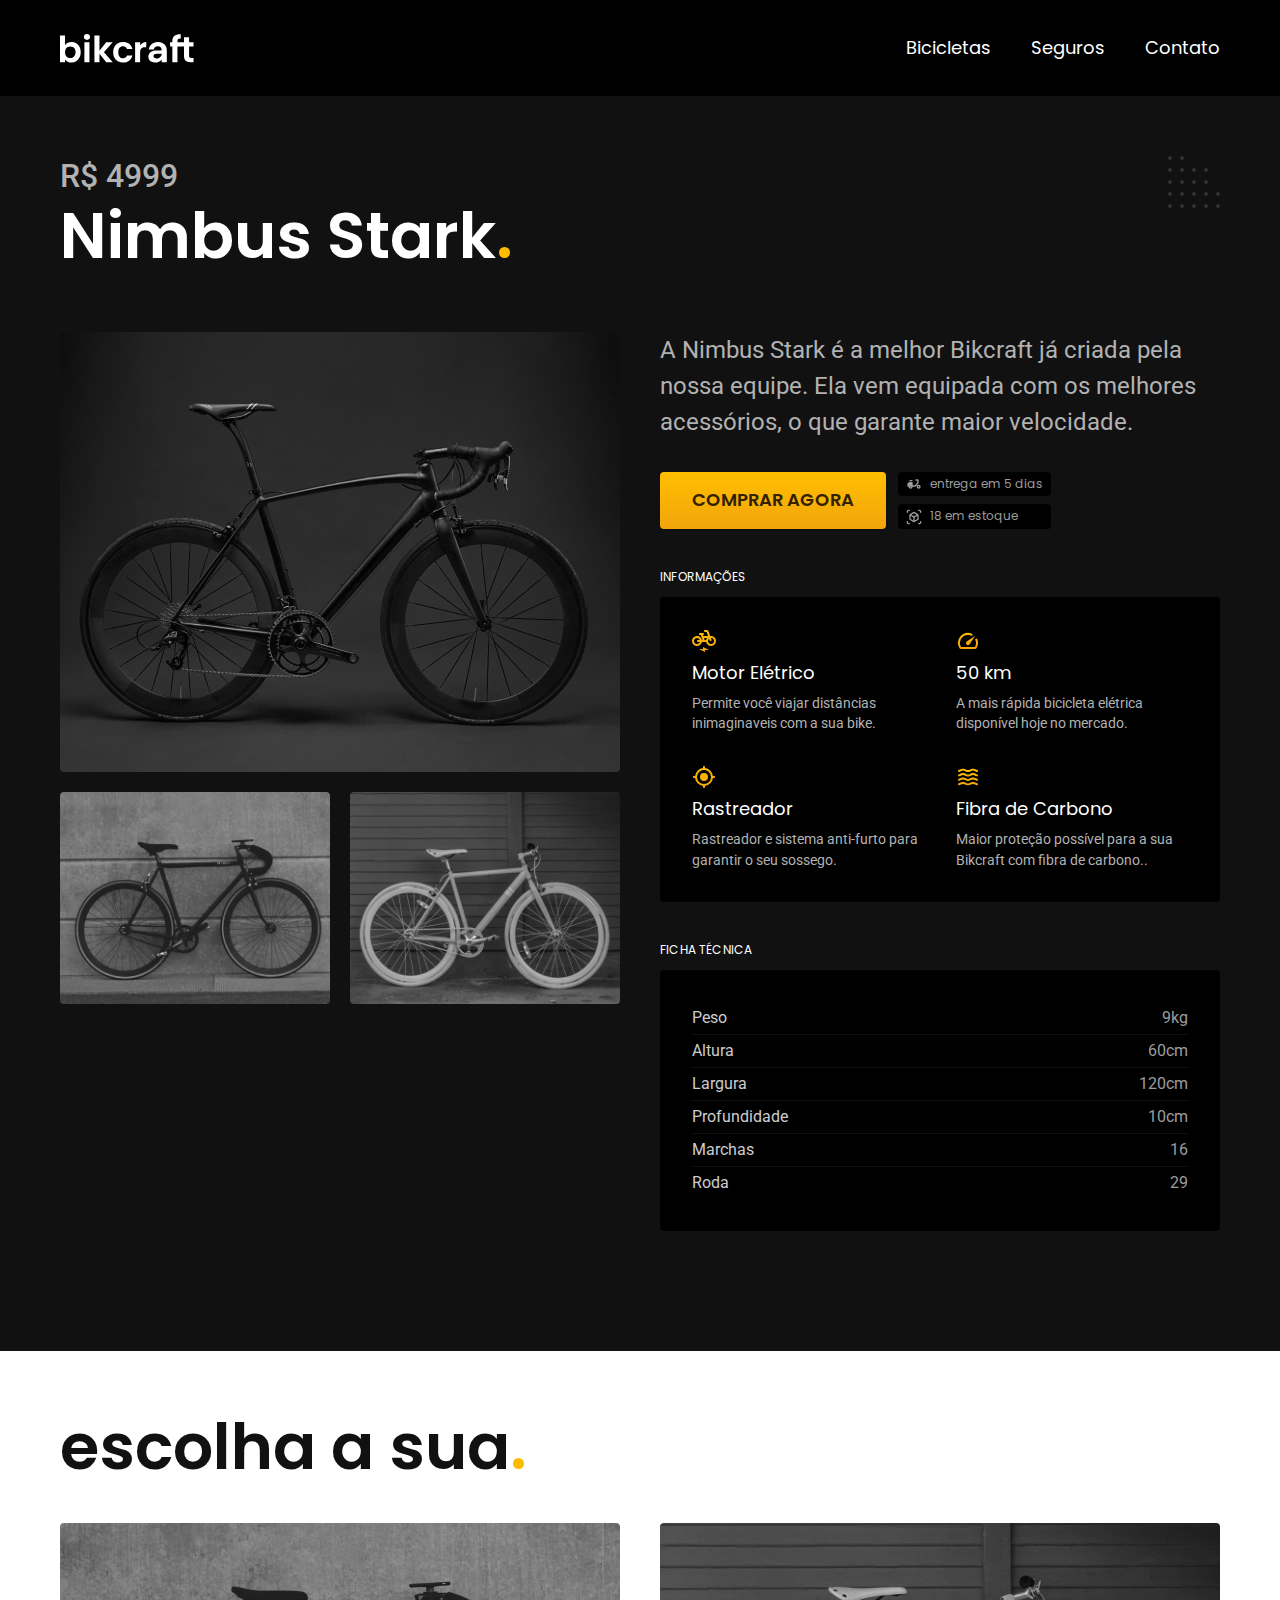
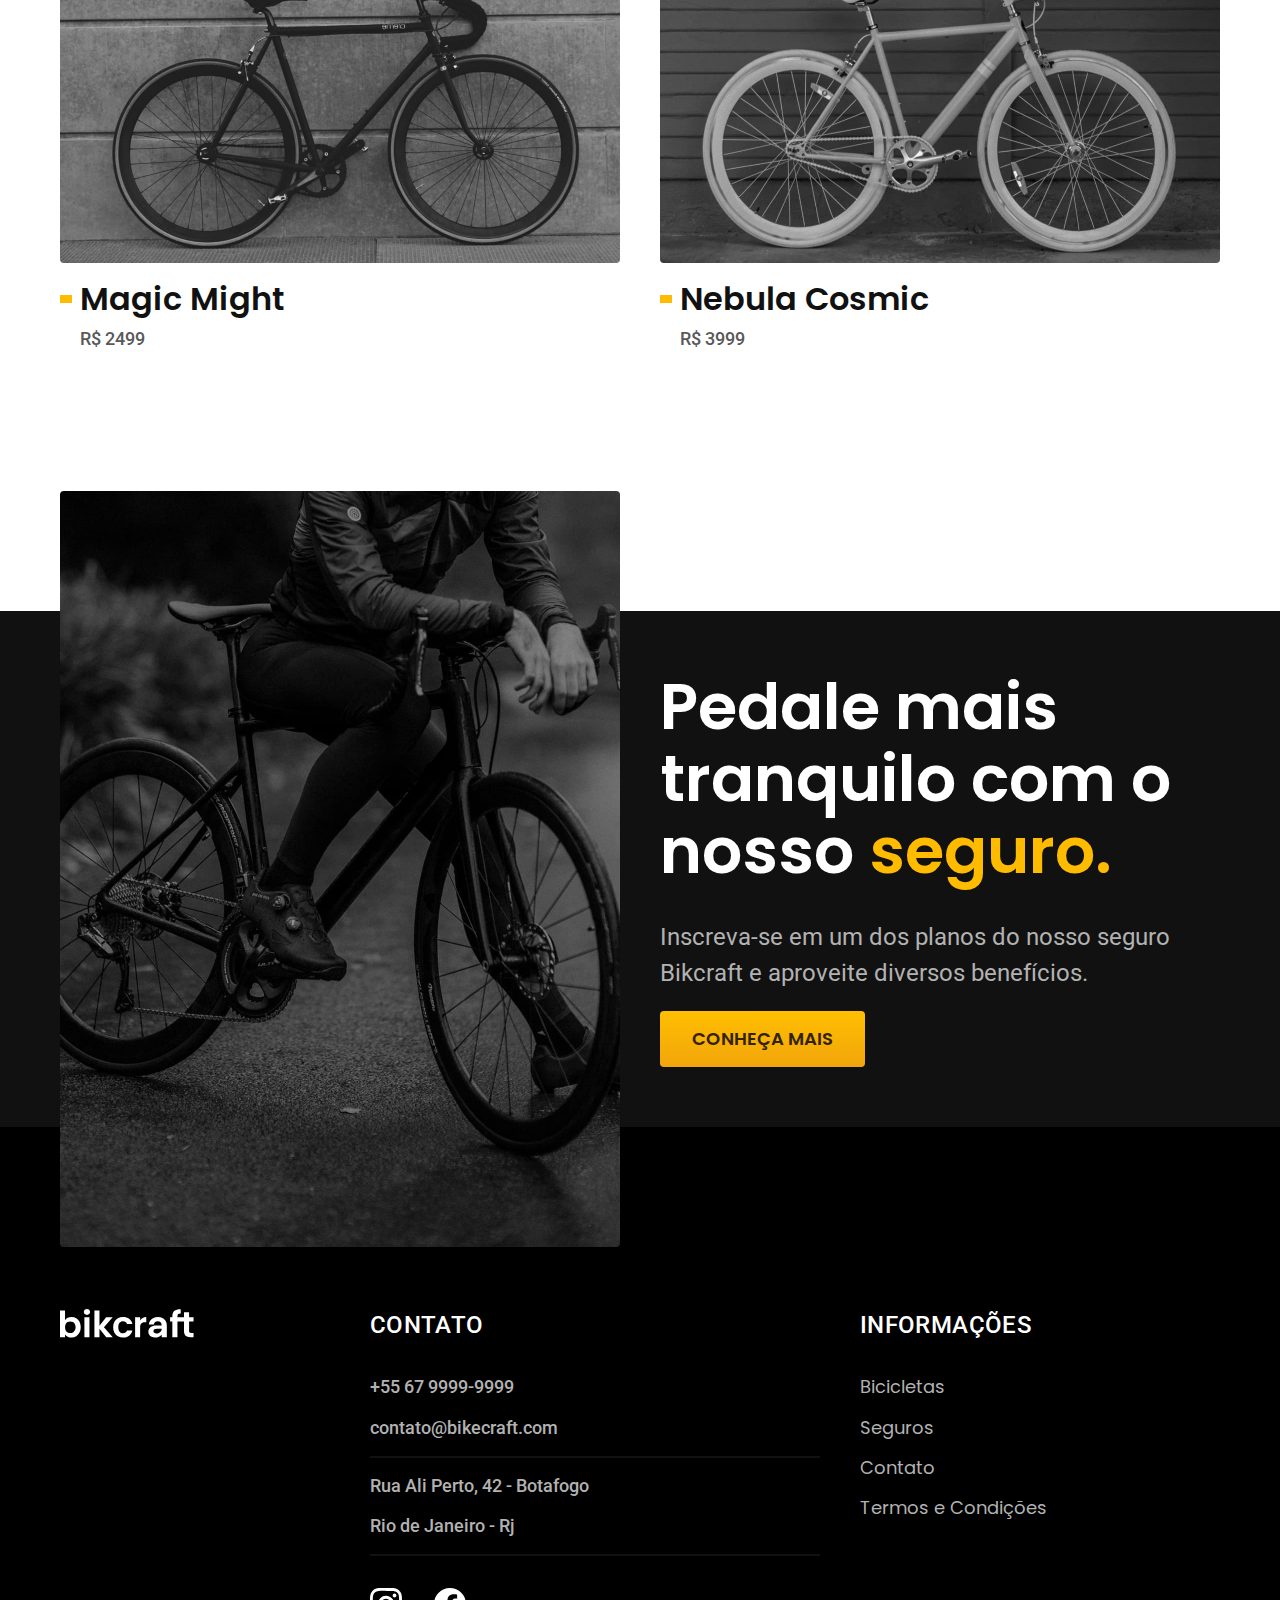
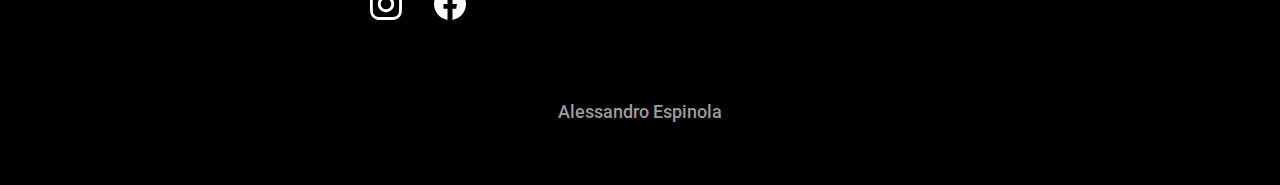
<file: bicicletas/nimbus.html>
<!DOCTYPE html>
<html lang="pt-br">

<head>
  <meta charset="UTF-8">
  <meta name="viewport" content="width=device-width, initial-scale=1.0">

  <title>Nimbus | Bikcraft</title>
  <meta name="description" content="Termos e Condições.">

  <link rel="icon" href="../favicon.svg" type="image/svg+xml">
  <link rel="preload" href="../css/style.css" as="style">
  <link rel="stylesheet" href="../css/style.css">

<script>document.documentElement.classList.add('js');</script>

<link rel="preconnect" href="https://fonts.googleapis.com">
<link rel="preconnect" href="https://fonts.gstatic.com" crossorigin>
<link href="https://fonts.googleapis.com/css2?family=Lato:wght@300;400;700&family=Merriweather:wght@900&family=Poppins:wght@400;600&family=Roboto:wght@400;500&family=Sora:wght@300;400;500;600&display=swap" rel="stylesheet">



</head>

<body id="bicicleta">
  <header class="header-bg">
    <div class="header container">
      <a href="../">
        <img src="../img/bikcraft.svg" alt="Bikcraft">
      </a>

      <nav aria-label="primaria">
        <ul class="header-menu font-1-m cor-0">
          <li><a href="../bicicletas.html">Bicicletas</a></li>
          <li><a href="../seguros.html">Seguros</a></li>
          <li><a href="../contato.html">Contato</a></li>
        </ul>
      </nav>
    </div>
  </header>

  <main class="titulo-bg">
    <div>

        <div class="titulo container"> 
            <p class="font-2-xl cor-5">R$ 4999</p>
            <h1 class="font-1-xxl cor-0">Nimbus Stark<span class="cor-p1">.</span></h1>

        </div>
    </div>

    <div class="bicicleta container">
        <div class="bicicleta-imagens">
            <img src="../img/bicicleta/nimbus1.jpg" alt="bicicleta 1">
            <img src="../img/bicicleta/nimbus2.jpg" alt="bicicleta 2">
            <img src="../img/bicicleta/nimbus3.jpg" alt="bicicleta 3">
        </div>

        <div class="bicicleta-conteudo">
            <p class="font-2-l cor-5">A Nimbus Stark é a melhor Bikcraft já criada pela nossa equipe. Ela vem equipada com os melhores acessórios, o que garante maior velocidade.</p>

            <div class="bicicleta-comprar">
                <a class="botao" href="../orcamento.html?tipo=bikcraft&produto=nimbus">Comprar agora</a>
                <span class="font-1-xs cor-6"><img src="../img/icones/entrega.svg" alt=""> entrega em 5 dias</span>

                <span class="font-1-xs cor-6"><img src="../img/icones/estoque.svg" alt=""> 18 em estoque</span>
            </div>

        

        <h2 class="font-1-xs cor-0">Informações</h2>

        <ul class="bicicleta-informacoes">
            <li>
                <img src="../img/icones/eletrica.svg" alt="">
                <h3 class="font-1-m cor-0">Motor Elétrico</h3>
                <p class="font-2-xs cor-5">Permite você viajar distâncias inimaginaveis com a sua bike.</p>
            </li>

            <li>
                <img src="../img/icones/velocidade.svg" alt="">
                <h3 class="font-1-m cor-0">50 km</h3>
                <p class="font-2-xs cor-5">A mais rápida bicicleta elétrica disponível hoje no mercado.</p>
            </li>


            <li>
                <img src="../img/icones/rastreador.svg" alt="">
                <h3 class="font-1-m cor-0">Rastreador</h3>
                <p class="font-2-xs cor-5">Rastreador e sistema anti-furto para garantir o seu sossego.</p>
            </li>

            <li>
                <img src="../img/icones/carbono.svg" alt="">
                <h3 class="font-1-m cor-0">Fibra de Carbono</h3>
                <p class="font-2-xs cor-5">Maior proteção possível para a sua Bikcraft com fibra de carbono..</p>
            </li>


        </ul>

        <h2 class="font-1-xs cor-0">Ficha técnica</h2>
        
        <ul class="bicicleta-ficha font-2-s cor-4">

            <li>Peso <span>9kg</span></li>
            <li>Altura <span>60cm</span></li>
            <li>Largura <span>120cm</span></li>
            <li>Profundidade <span>10cm</span></li>
            <li>Marchas<span>16</span></li>
            <li>Roda <span>29</span></li>
            

        </ul>

    </div>

    </div>


  </main>

  <article class="bicicletas-lista container"> <!-- Incio artigo valor de bicicleta-->

    <h2 class="font-1-xxl">escolha a sua<span class="cor-p1">.</span></h2>

   <ul>
      
    <li>

      <a href="./magic.html">
      
      <img src="../img/bicicletas/magic.jpg" alt="Bicicleta preta">
      
      <h3 class="font-1-xl">Magic Might</h3>
      
      <span class="font-2-m cor-8">R$ 2499</span>
       </a>
      </li>


     <li>
      
      <a href="./nebula.html">
      
      <img src="../img/bicicletas/nebula.jpg" alt="Bicicleta preta">
      
      <h3 class="font-1-xl">Nebula Cosmic</h3>
      
      <span class="font-2-m cor-8">R$ 3999</span>
      
      </a>
      
      </li>
      
   </ul>

  </article> <!-- fim artigo valor de bicicleta -->

  <article class="seguro-bg">
      <div
      class="seguro container">

      <div class="seguro-imagem">
        <img src="../img/fotos/seguros.jpg" alt="Pessoa parada em cima de uma bicicleta">
      </div>

      <div class="seguro-conteudo">
        <h2 class="font-1-xxl cor-0">Pedale mais tranquilo com o nosso <span class="cor-p1">seguro.</span></h2>
        <p class="font-2-l cor-5">Inscreva-se em um dos planos do nosso seguro Bikcraft e aproveite diversos benefícios.</p>
        <a class="botao" href="../seguros.html">Conheça Mais</a>
      </div>

      </div>

  </article>


  <footer class="footer-bg">

    <div class="footer container">
          <img src="../img/bikcraft.svg" alt="Bikcraft">
          <div class="footer-contato">

            <h3 class="font-2-l-b cor-0">Contato</h3>

            <ul class=" font-2-m cor-5">

              <li><a href="tel:+5599999999">+55 67 9999-9999</a></li>
              <li><a href="tel:mailto">contato@bikecraft.com</a></li>
              <li>Rua Ali Perto, 42 - Botafogo</li>
              <li>Rio de Janeiro - Rj</li>
            </ul>

            <div class="footer-redes">

                <a  href="https://www.instagram.com/programadorfullstackpower/" target="_blank">
                  <img src="../img/redes/instagram.svg" alt="Instagran">
                </a>

                <a  href="https://www.facebook.com/alessandro.dasilvaespinola/" target="_blank">
                  <img src="../img/redes/facebook.svg" alt="Facebook">
                </a>

  
          </div>

          </div>

          <div class="footer-informacoes">
            <h3 class="font-2-l-b cor-0">Informações</h3>

            <nav>
                <ul class="font-1-m cor-5">
                  <li><a href="../bicicletas.html">Bicicletas</a></li>
                  <li><a href="../seguros.html">Seguros</a></li>
                  <li><a href="../contato.html">Contato</a></li>
                  <li><a href="../termos.html"></a>Termos e Condições</li>

                </ul>


            </nav>

          </div>

          <p class="footer-copy font-2-m cor-6"><a href="https://www.linkedin.com/in/alessandro-espinola-730a83119/" target="_blank" >Alessandro Espinola</a></p>
    </div>

  </footer>

        <script src="../js/script.js"></script>

</body>

</html>
</file>
<file: css/style.css>
@import "./global/global.css";
@import "./ultilidades/tipografia.css";
@import "./ultilidades/cores.css";
@import "./ultilidades/animacao.css";

@import "./global/header.css";
@import "./global/footer.css";

/* ultilidades*/

@import "./ultilidades/componentes.css";
@import "./ultilidades/formulario.css";


/*Home*/
@import "./home/introducao.css";
@import "./home/tecnologia.css";
@import "./home/parceiros.css";
@import "./home/depoimento.css";


/* Bicicletas*/
@import "./bicicletas/bicicletas-lista.css";
@import "./bicicletas/bicicletas.css";


/* Bicicleta*/
@import "./bicicleta/bicicleta.css";
@import "./bicicleta/seguro.css";

/* seguros*/
@import "./seguros/seguros.css";
@import "./seguros/vantagens.css";
@import "./seguros/perguntas.css";


/* contato*/


@import "./contato/contato.css";
@import "./contato/lojas.css";


/* orcamento*/


@import "./orcamento/orcamento.css";




/* termos*/
@import "./termos/termos.css";
</file>
